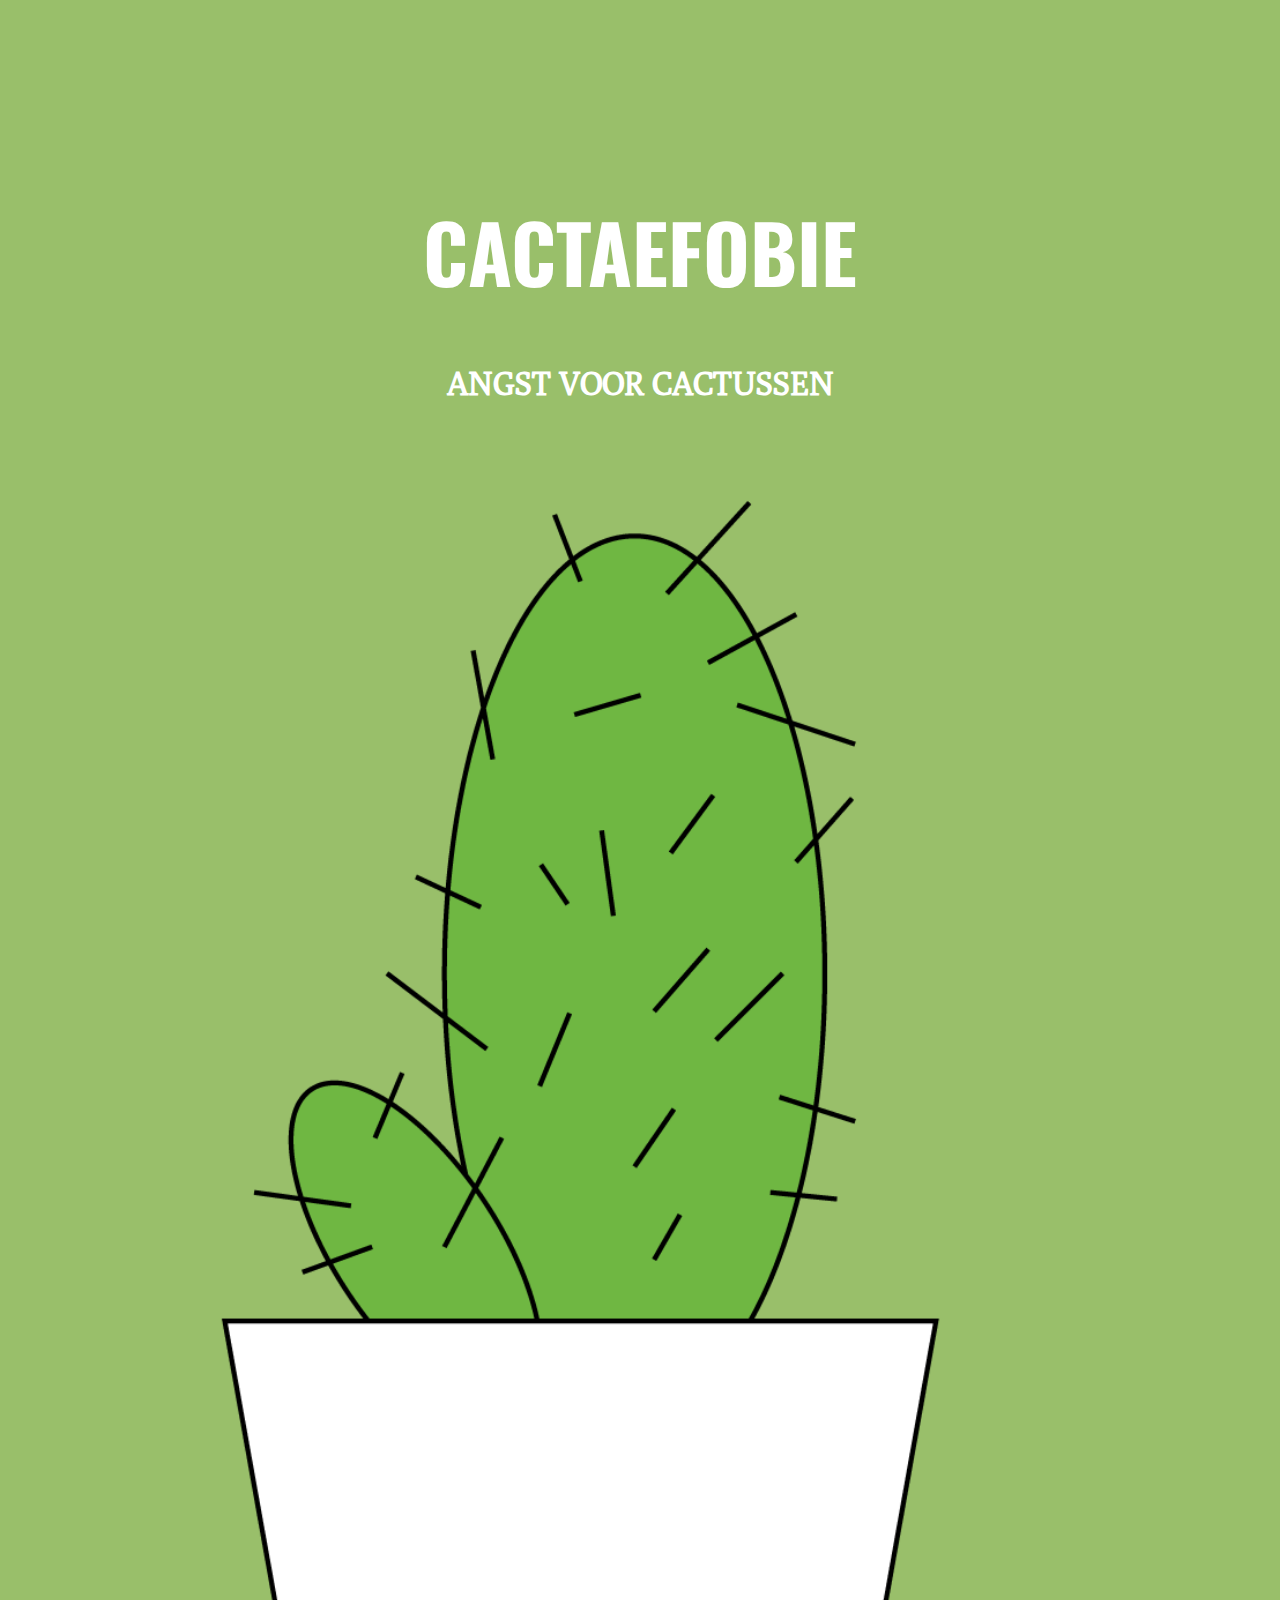
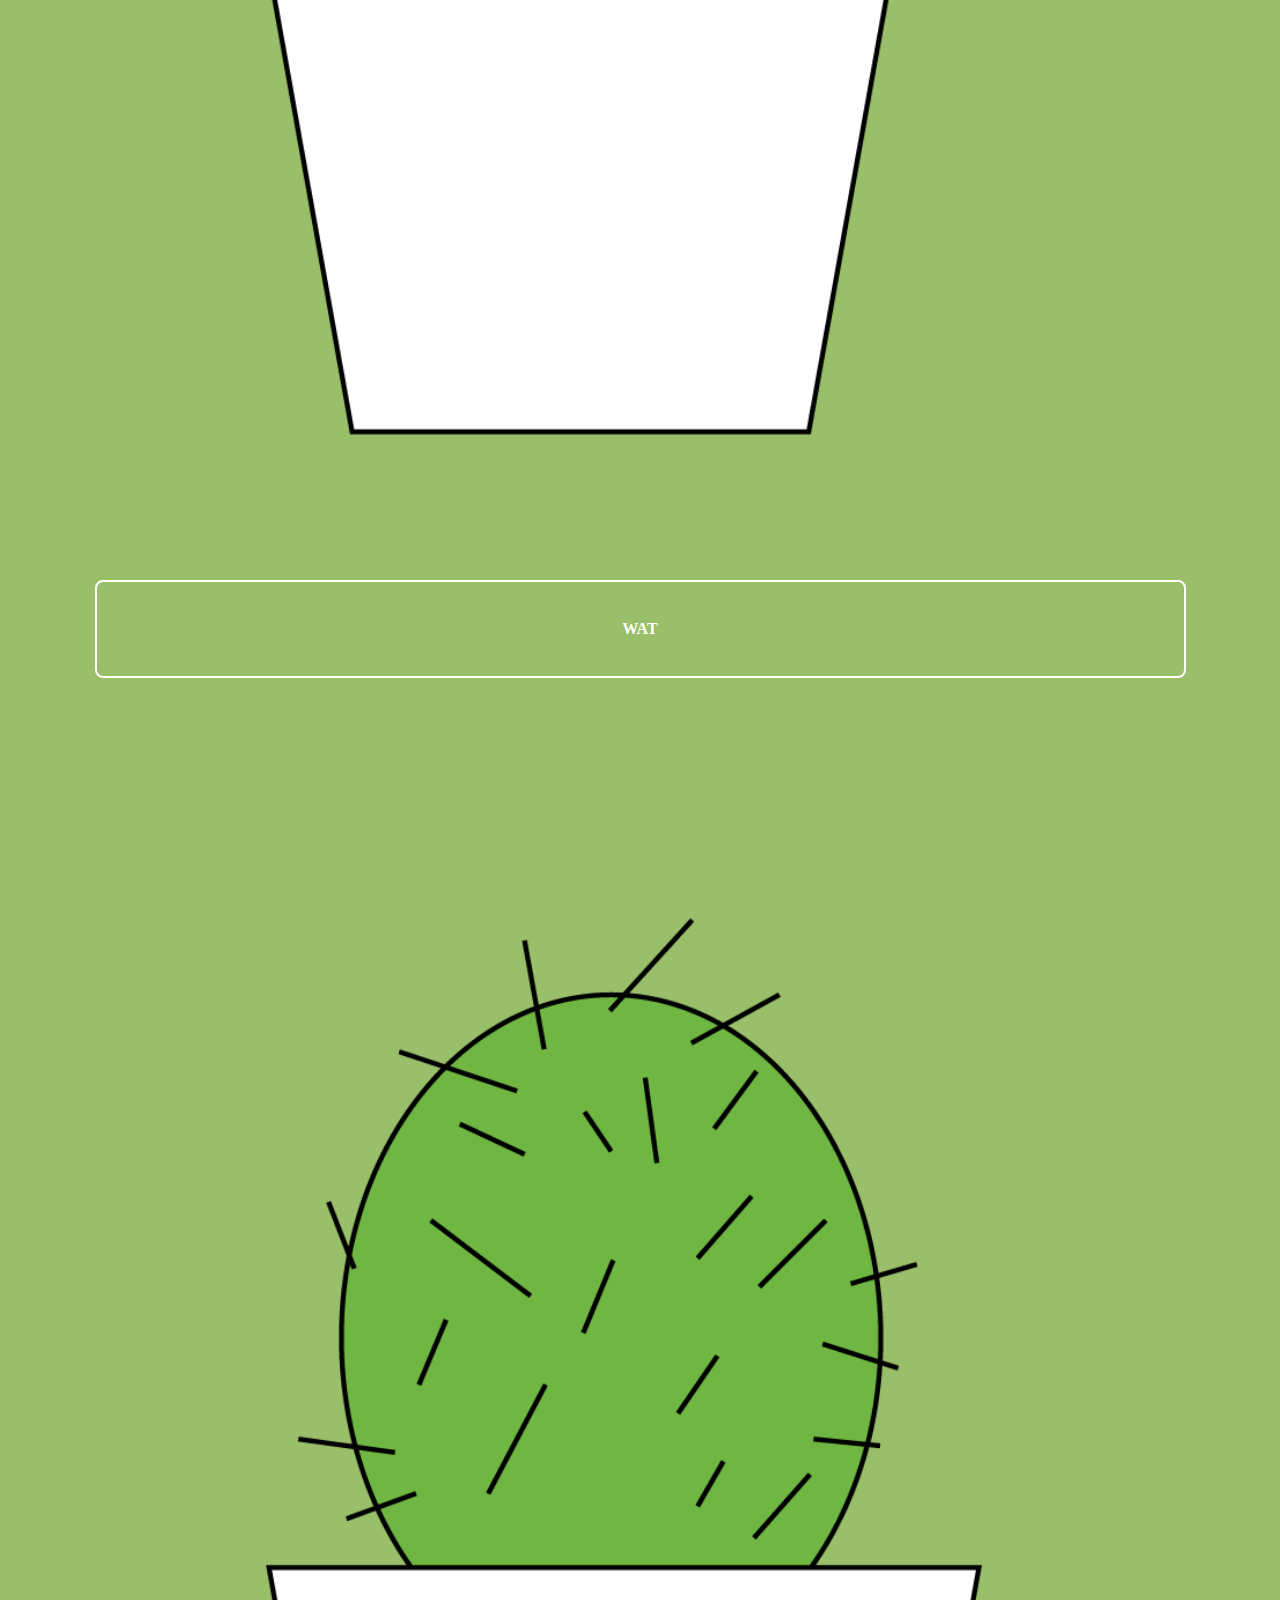
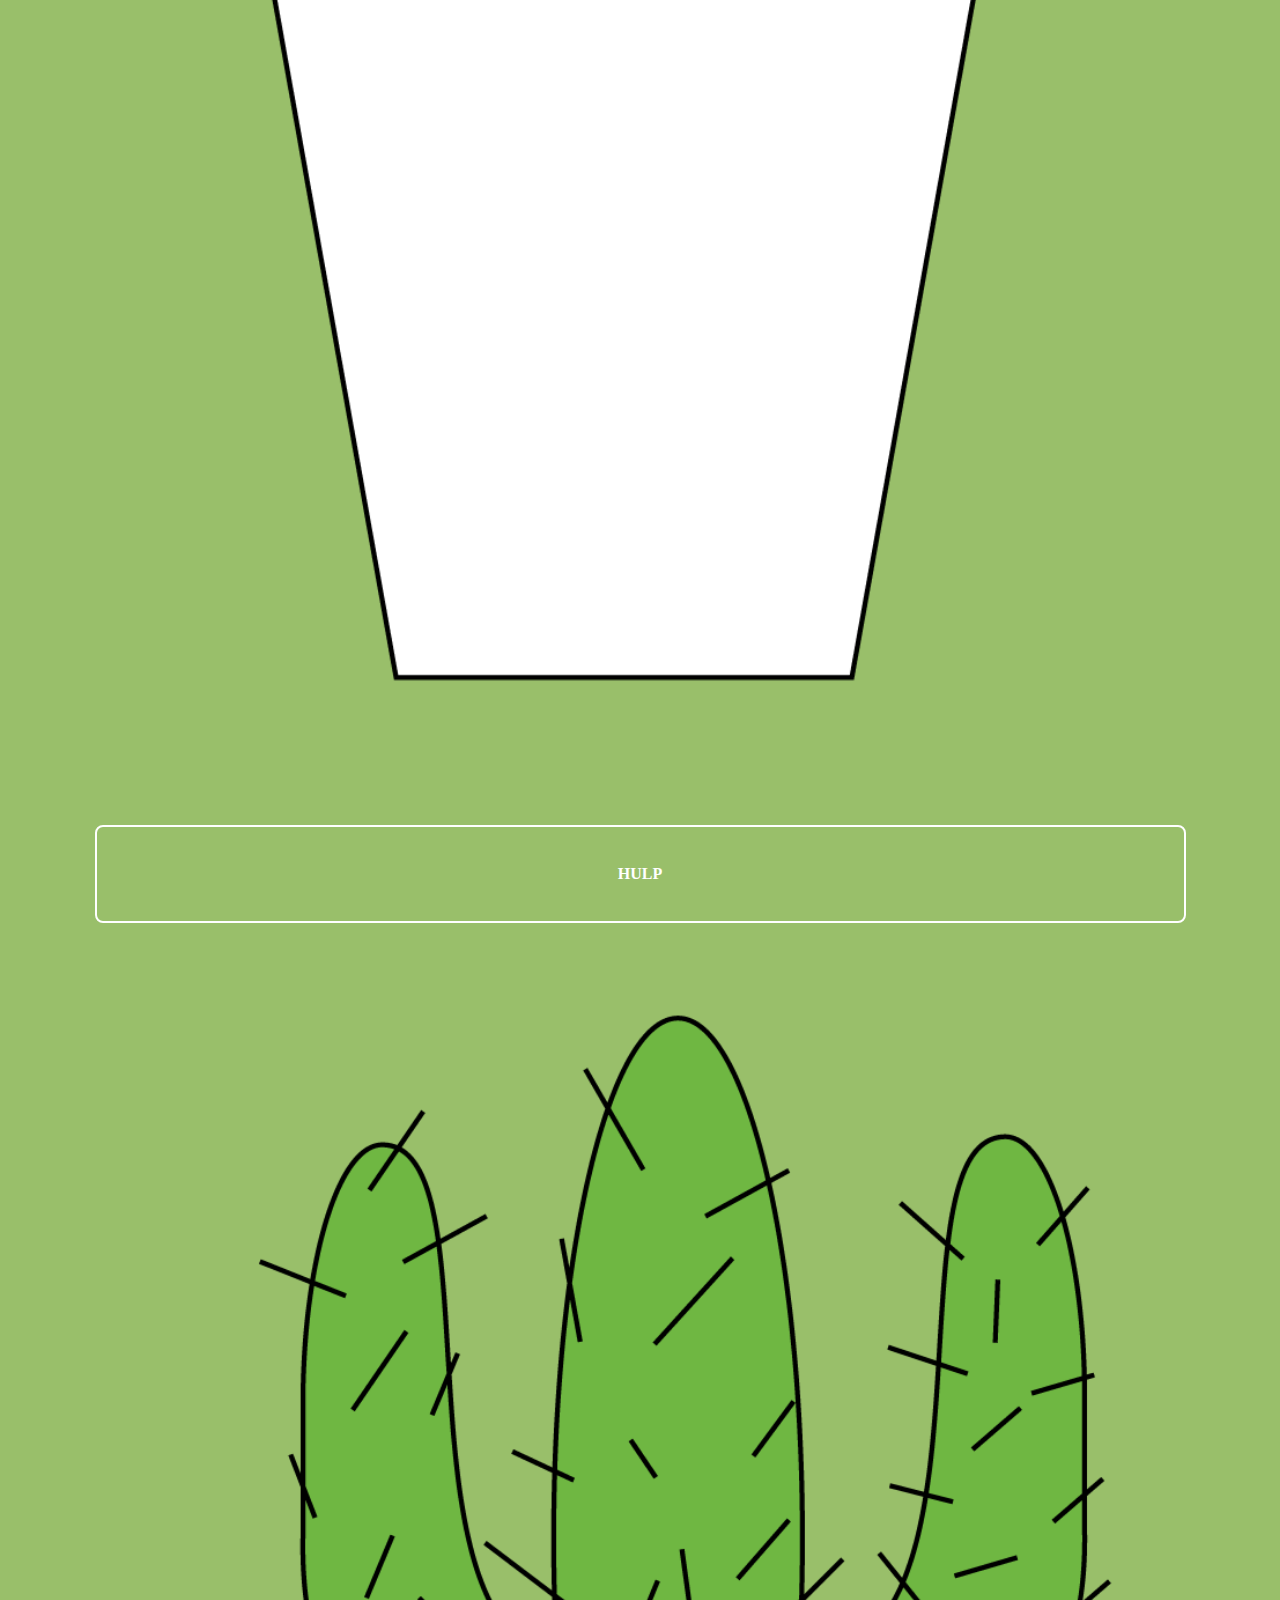
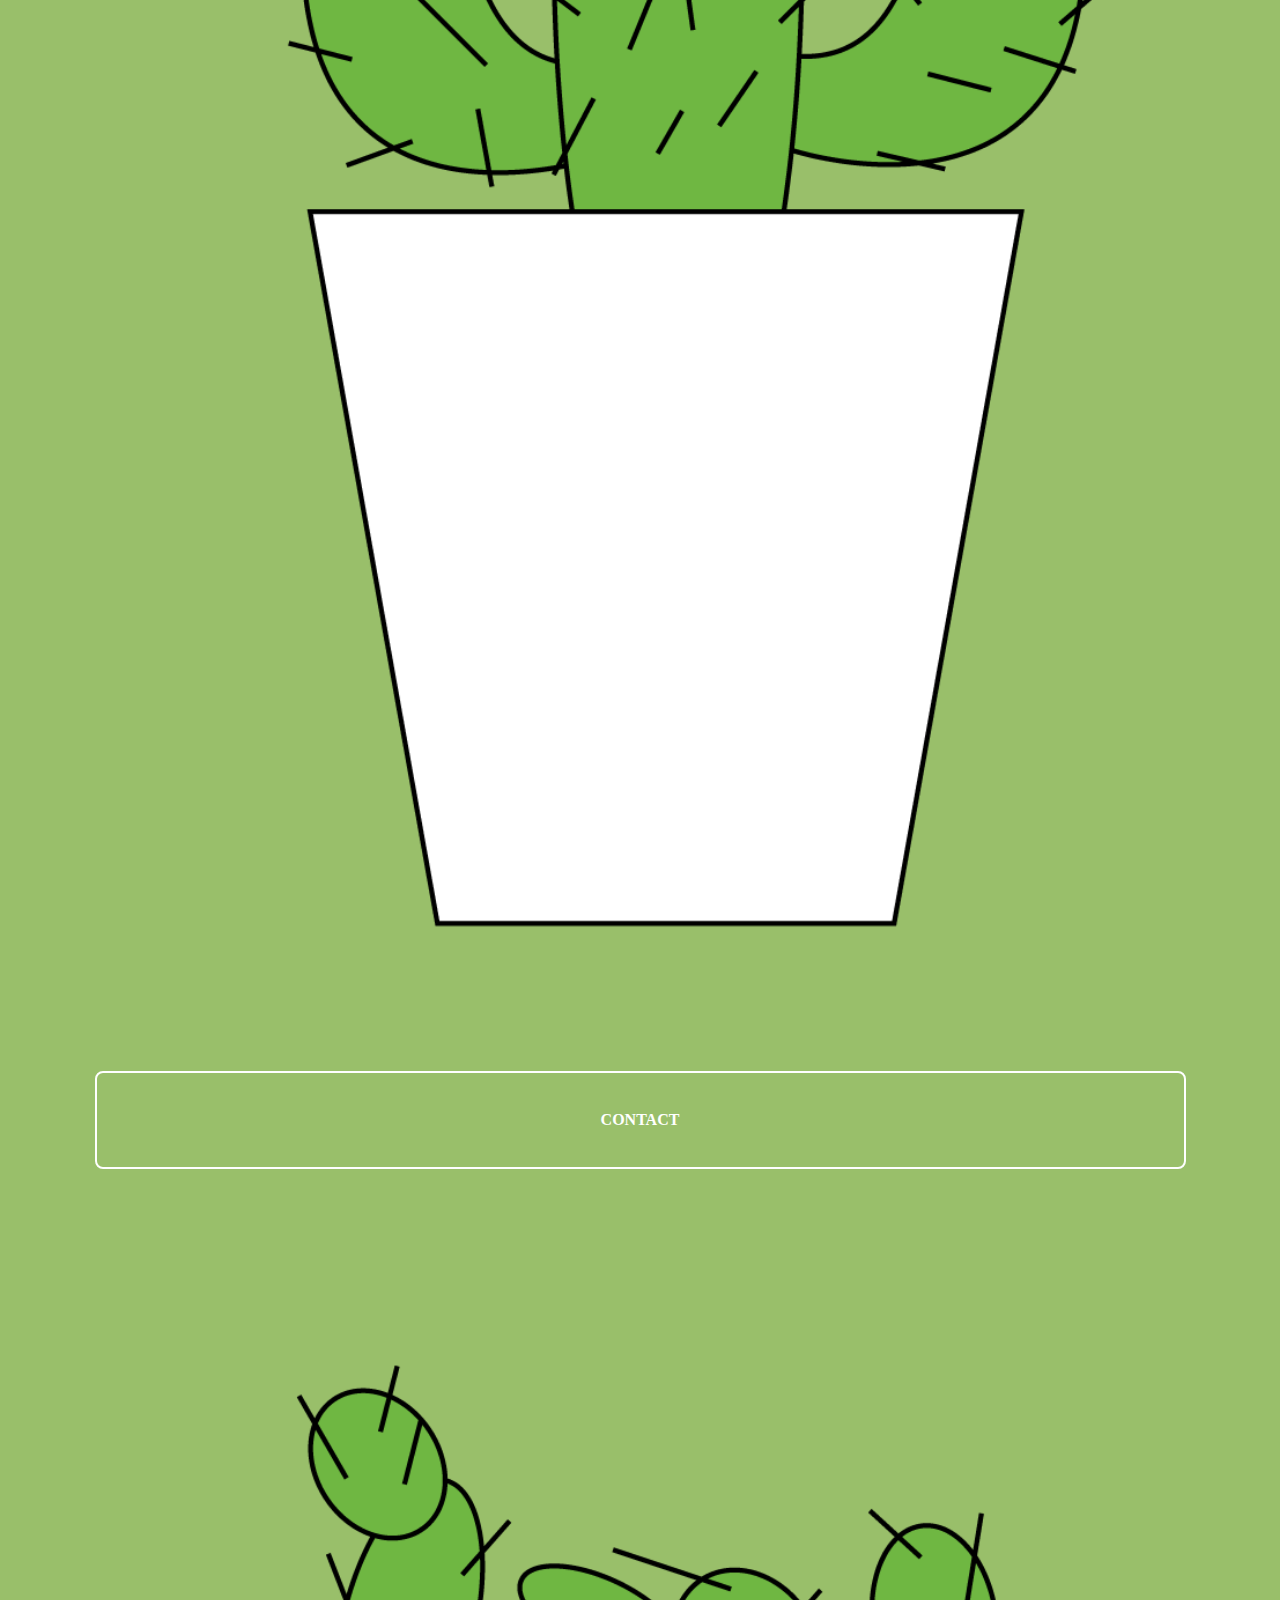
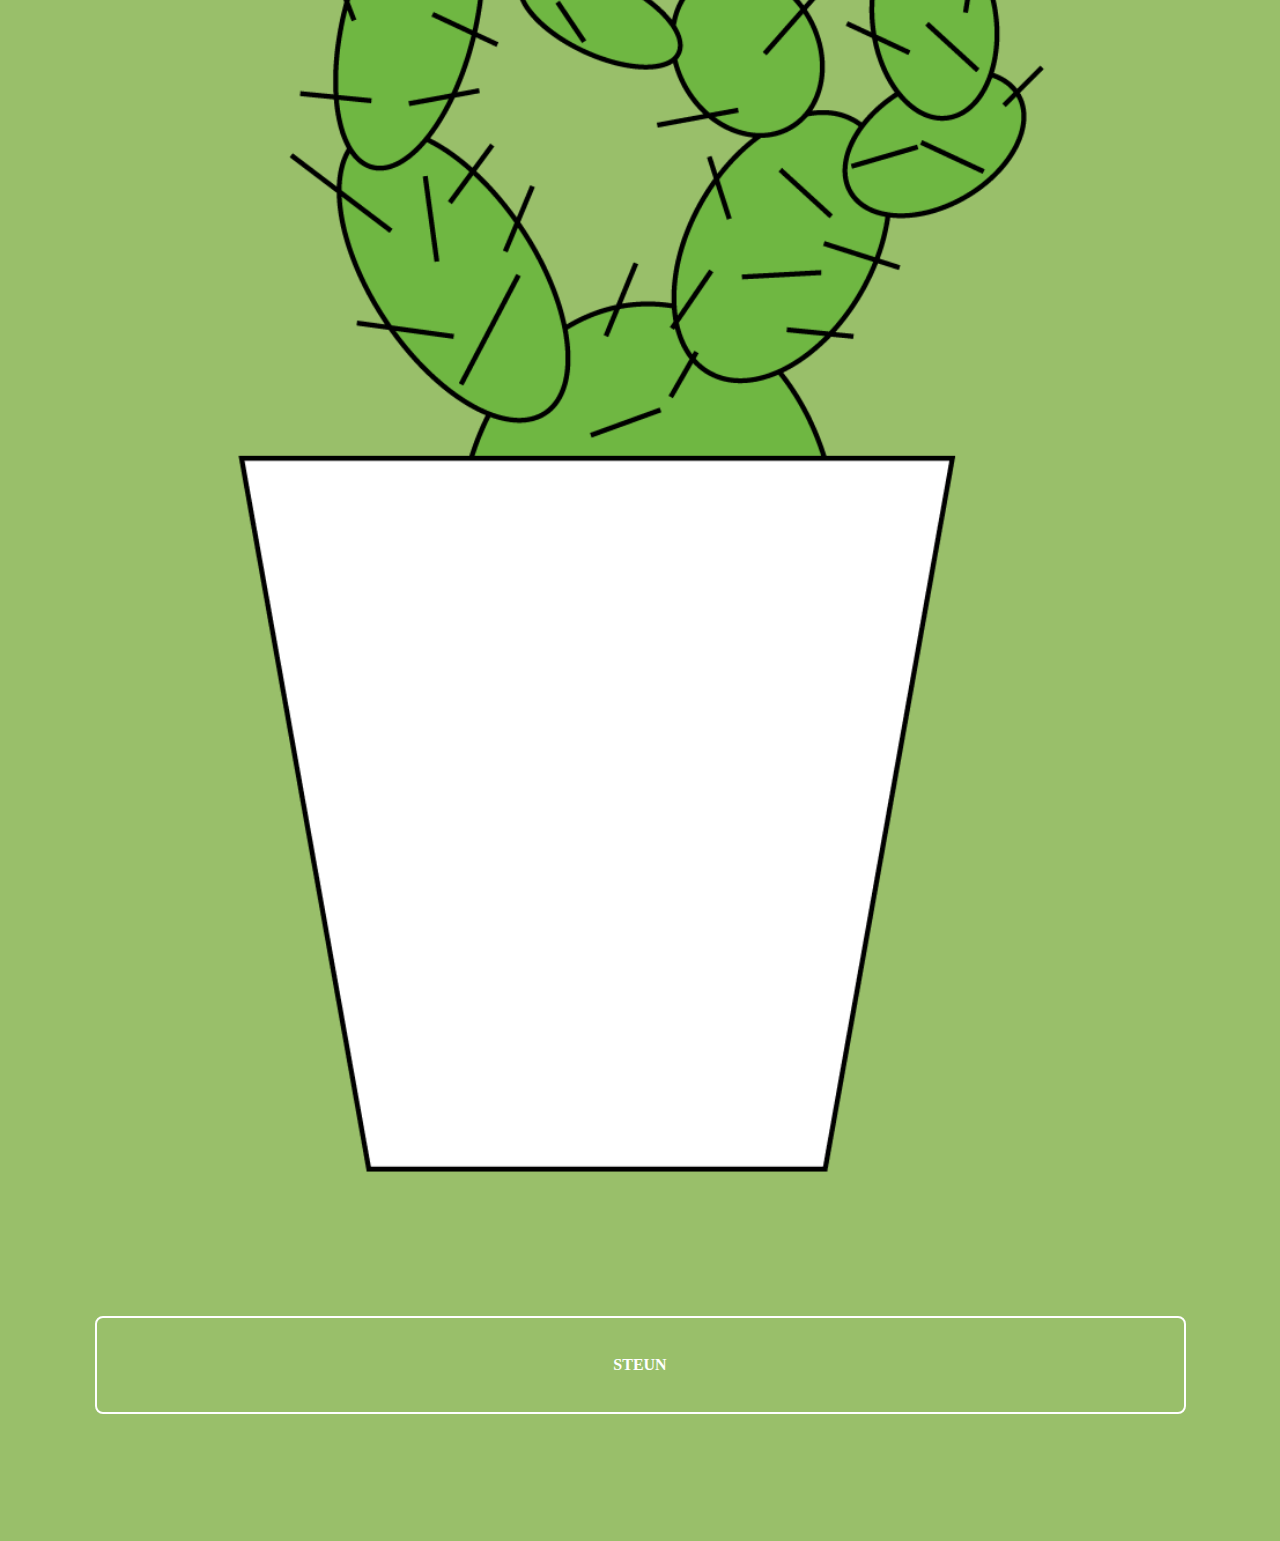
<file: index.html>
<!DOCTYPE html>
<html lang="en">

<head>
    <!-- Required meta tags -->
    <meta charset="UTF-8">
    <meta name="viewport" content="width=device-width, initial-scale=1.0">
    <meta http-equiv="X-UA-Compatible" content="ie=edge">


    <!-- bootstrap 4 css -->
    <link rel="stylesheet" href="https://stackpath.bootstrapcdn.com/bootstrap/4.1.3/css/bootstrap.min.css" integrity="sha384-MCw98/SFnGE8fJT3GXwEOngsV7Zt27NXFoaoApmYm81iuXoPkFOJwJ8ERdknLPMO"
        crossorigin="anonymous">

    <!-- TYPO -->
    <link href="https://fonts.googleapis.com/css?family=Lato:300,400,700,900|Oswald:400,500,600,700" rel="stylesheet">
    <link href="https://fonts.googleapis.com/css?family=Poly" rel="stylesheet">

    <!-- custom css -->
    <link href="https://fonts.googleapis.com/css?family=Oswald:400,700|Raleway" rel="stylesheet">
    <link href="https://fonts.googleapis.com/css?family=Mali:500" rel="stylesheet">
    <link href="css/style.css" rel="stylesheet" type="text/css">



    <title>Cactaefobie</title>

</head>

<body class="homepage">

    <div class="container pagina1">
        <div class="row titelrij">
            <!-- Titel -->
            <div class="col-md-12">
                <h1>CACTAEFOBIE</h1>
                <h2>ANGST VOOR CACTUSSEN</h2>
            </div>
        </div>
        <div class="row cactusrij">
            <!-- Cactussen ill -->

            <div class="col-sm-6 col-md-2 offset-md-2 cactussen">
                <img src="images/cactus1.png" class="img-fluid" alt="cactus1">
                <a class="bttn" href="wat.html">WAT</a>
            </div>

            <div class="col-sm-6 col-md-2 cactussen">
                <img src="images/cactus2.png" class="img-fluid" alt="cactus2">
                <a class="bttn" href="help.html">HULP</a>
            </div>

            <div class="col-sm-6 col-md-2 cactussen">
                <img src="images/cactus3.png" class="img-fluid" alt="cactus3">
                <a class="bttn" href="contact.html">CONTACT</a>
            </div>

            <div class="col-sm-6 col-md-2 cactussen">
                <img src="images/cactus4.png" class="img-fluid" alt="cactus4">
                <a class="bttn" href="steun.html">STEUN</a>
            </div>


        </div>




</body>

</html>
</file>
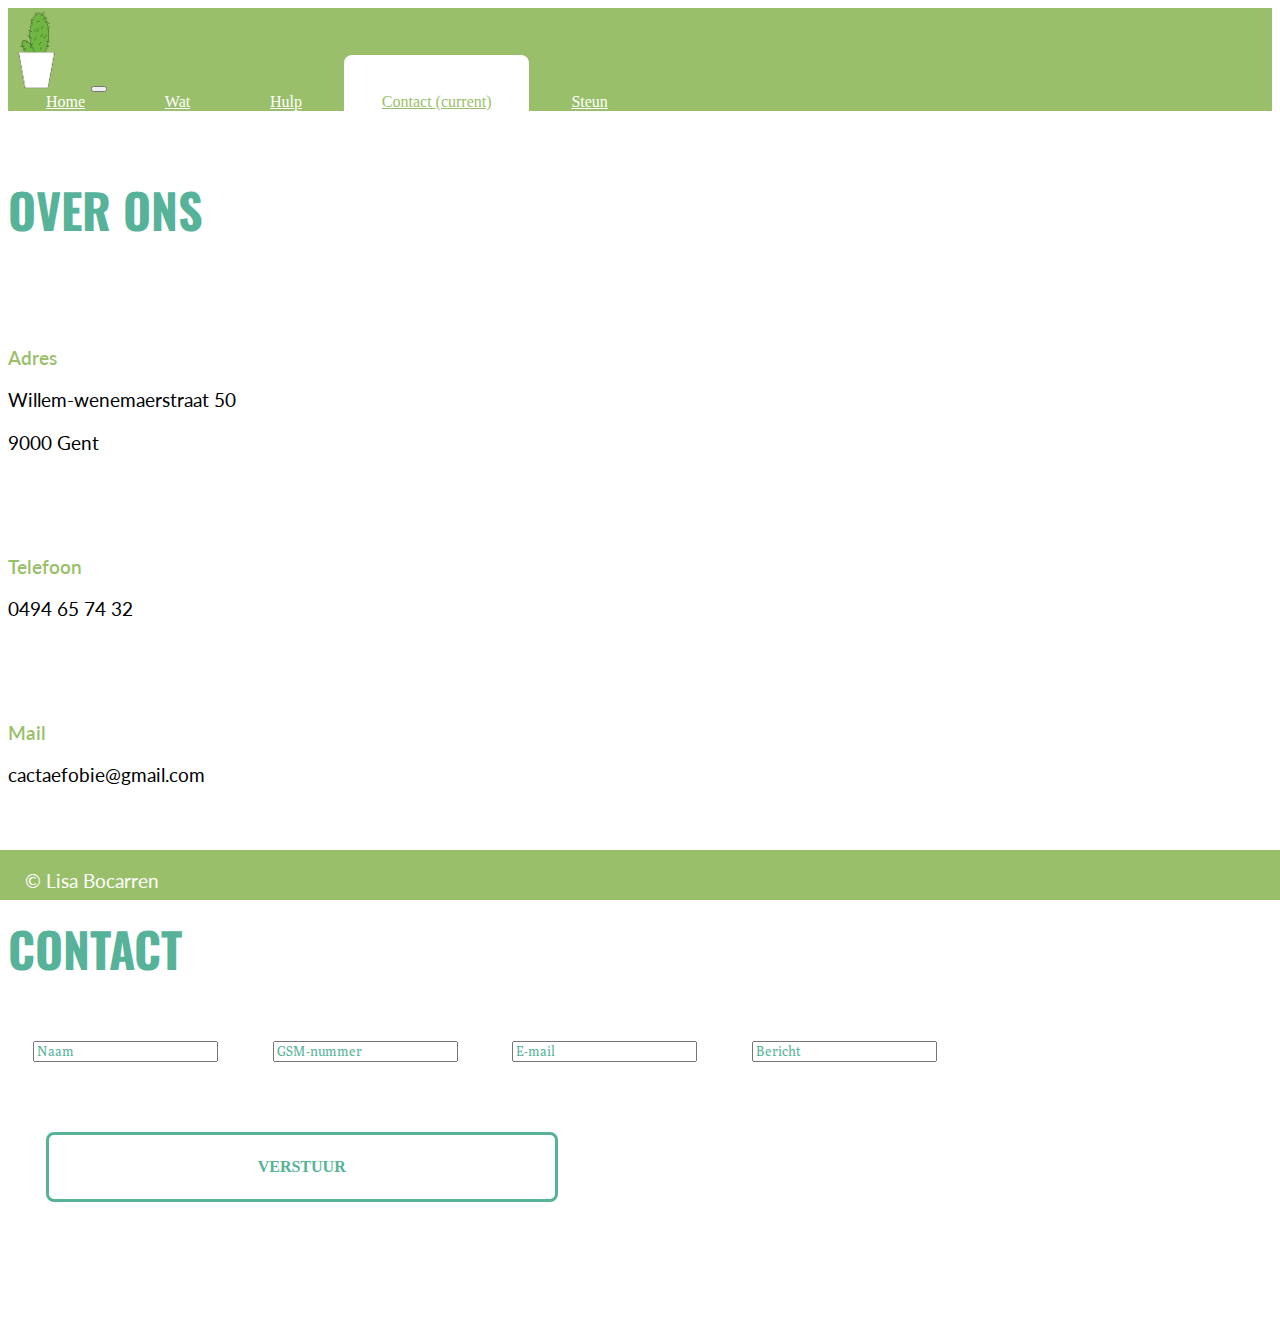
<file: contact.html>
<!DOCTYPE html>
<html lang="en">

<head>
  <!-- Required meta tags -->
  <meta charset="UTF-8">
  <meta name="viewport" content="width=device-width, initial-scale=1.0">
  <meta http-equiv="X-UA-Compatible" content="ie=edge">


  <!-- bootstrap 4 css -->
  <link rel="stylesheet" href="https://stackpath.bootstrapcdn.com/bootstrap/4.1.3/css/bootstrap.min.css" integrity="sha384-MCw98/SFnGE8fJT3GXwEOngsV7Zt27NXFoaoApmYm81iuXoPkFOJwJ8ERdknLPMO"
    crossorigin="anonymous">
  <script src="https://code.jquery.com/jquery-3.3.1.slim.min.js" integrity="sha384-q8i/X+965DzO0rT7abK41JStQIAqVgRVzpbzo5smXKp4YfRvH+8abtTE1Pi6jizo"
    crossorigin="anonymous"></script>
  <script src="https://cdnjs.cloudflare.com/ajax/libs/popper.js/1.14.3/umd/popper.min.js" integrity="sha384-ZMP7rVo3mIykV+2+9J3UJ46jBk0WLaUAdn689aCwoqbBJiSnjAK/l8WvCWPIPm49"
    crossorigin="anonymous"></script>
  <script src="https://stackpath.bootstrapcdn.com/bootstrap/4.1.3/js/bootstrap.min.js" integrity="sha384-ChfqqxuZUCnJSK3+MXmPNIyE6ZbWh2IMqE241rYiqJxyMiZ6OW/JmZQ5stwEULTy"
    crossorigin="anonymous"></script>


  <!-- TYPO -->
  <link href="https://fonts.googleapis.com/css?family=Lato:300,400,700,900|Oswald:400,500,600,700" rel="stylesheet">
  <link href="https://fonts.googleapis.com/css?family=Poly" rel="stylesheet">
  <!-- custom css -->
  <link href="https://fonts.googleapis.com/css?family=Oswald:400,700|Raleway" rel="stylesheet">
  <link href="https://fonts.googleapis.com/css?family=Mali:500" rel="stylesheet">
  <link href="css/style.css" rel="stylesheet" type="text/css">



  <title>Cactaefobie</title>

</head>

<body>




  <nav class="navbar navbar-expand-lg navbar-light bg-light">
    <img class="navbar-brand" src="images/cactus1.png" alt="logo">
    <button class="navbar-toggler" type="button" data-toggle="collapse" data-target="#navbarNavAltMarkup" aria-controls="navbarNavAltMarkup"
      aria-expanded="false" aria-label="Toggle navigation">
      <span class="navbar-toggler-icon"></span>
    </button>
    <div class="collapse navbar-collapse" id="navbarNavAltMarkup">
      <div class="navbar-nav">
        <a class="nav-item nav-link " href="index.html">Home</a>
        <a class="nav-item nav-link" href="wat.html">Wat</a>
        <a class="nav-item nav-link" href="help.html">Hulp</a>
        <a class="nav-item nav-link active" href="contact.html">Contact <span class="sr-only">(current)</span></a>
        <a class="nav-item nav-link" href="steun.html">Steun</a>
      </div>
    </div>
  </nav>


  <div class="container pagina4">
    <div class="row overonsrij">

      <div class="col-md-4 overons">
        <h1>OVER ONS</h1>

        <p class="strong">
          Adres
        </p>
        <p>
          Willem-wenemaerstraat 50
        </p>

        <p>
          9000 Gent
        </p>
        <p class="strong">
          Telefoon
        </p>
        <p>
          0494 65 74 32
        </p>
        <p class="strong">
          Mail
        </p>
        <p>
          cactaefobie@gmail.com
        </p>


      </div>

      <div class="col-md-8">

        <h1>CONTACT</h1>
        <form>
          <div class="form-group">

            <input type="NAAM" class="form-control" id="NAAM" aria-describedby="NAAM" placeholder="Naam">

            <input type="NUMMER" class="form-control" id="GSM-nummer" aria-describedby="GSM-nummer" placeholder="GSM-nummer">

            <input type="MAIL" class="form-control" id="E-mail" aria-describedby="NAAM" placeholder="E-mail">

            <input type="BERICHT" class="form-control" id="Bericht" aria-describedby="NAAM" placeholder="Bericht">


            <a class="bttn" href="#">VERSTUUR</a>
        </form>
      </div>





    </div>


    <footer class="foeter">
      <p class="linkerkant">
        © Lisa Bocarren
      </p>
    </footer>

</body>


</html>
</file>
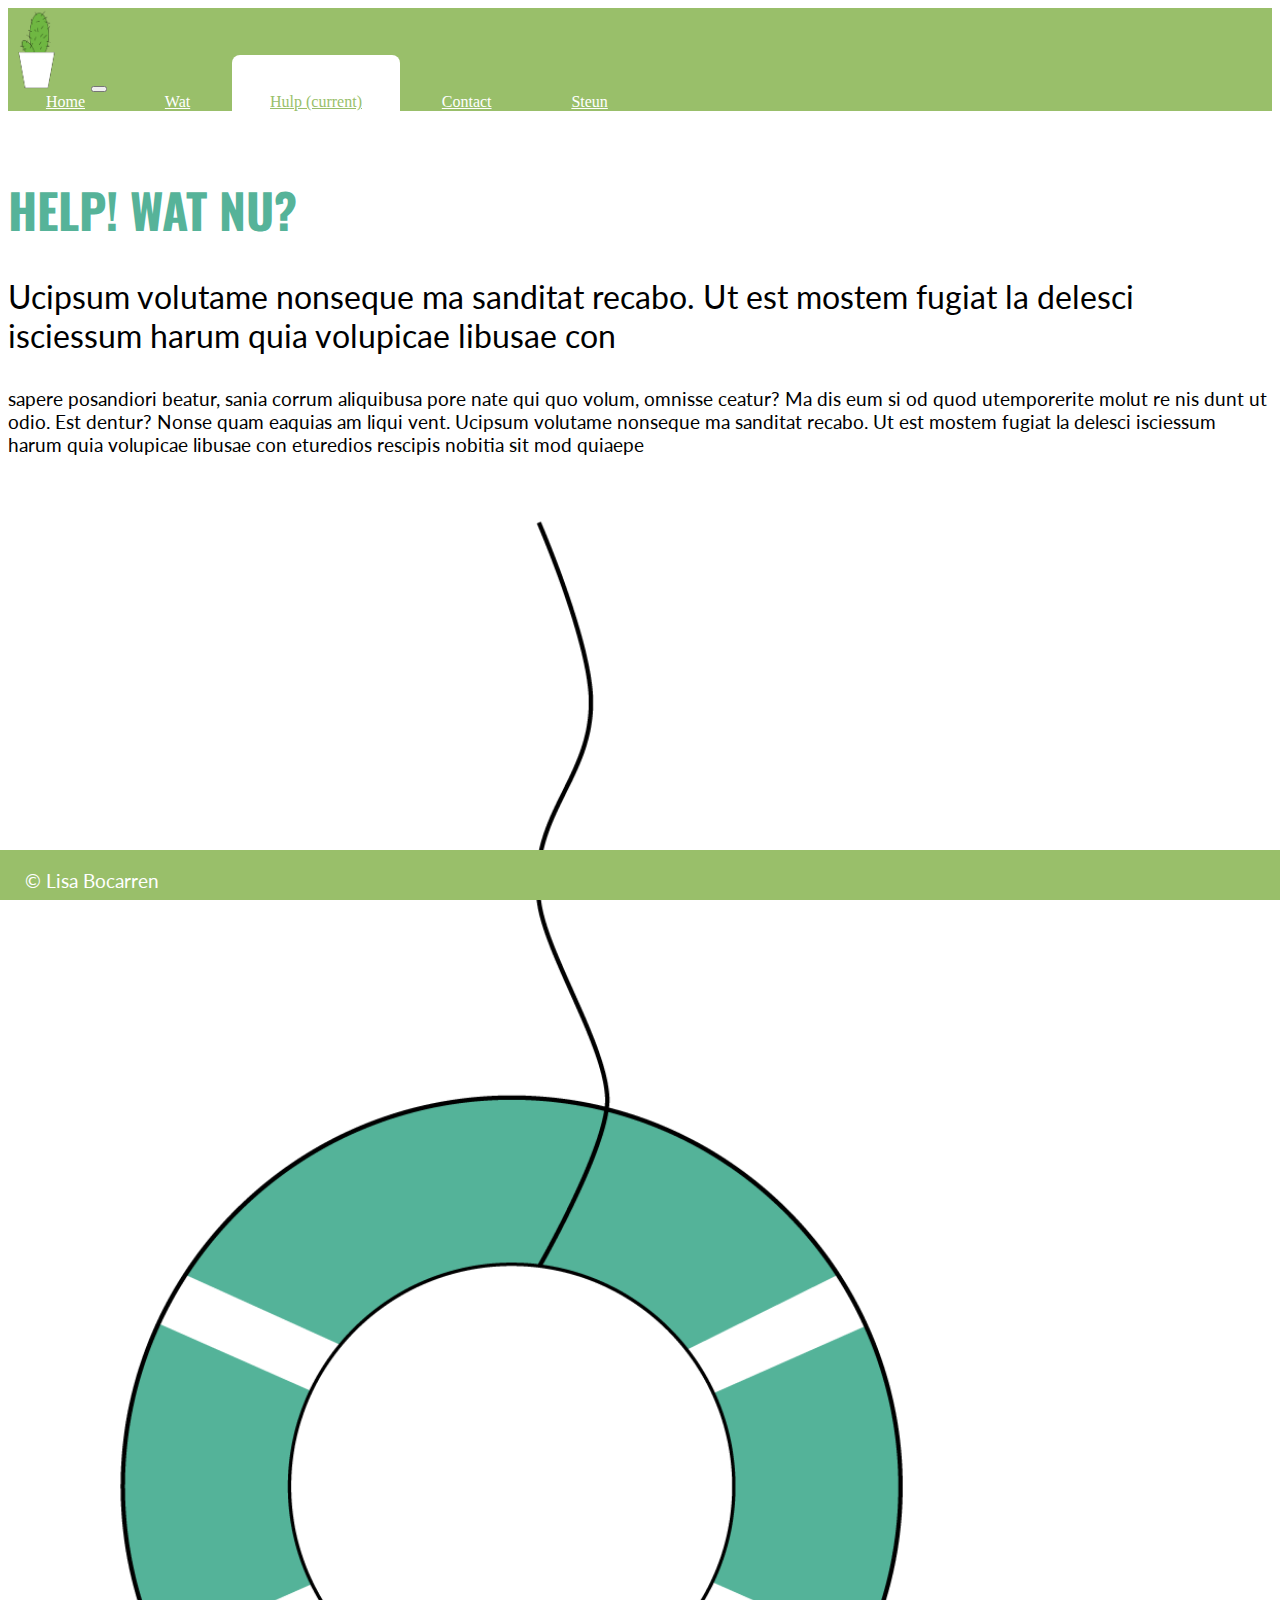
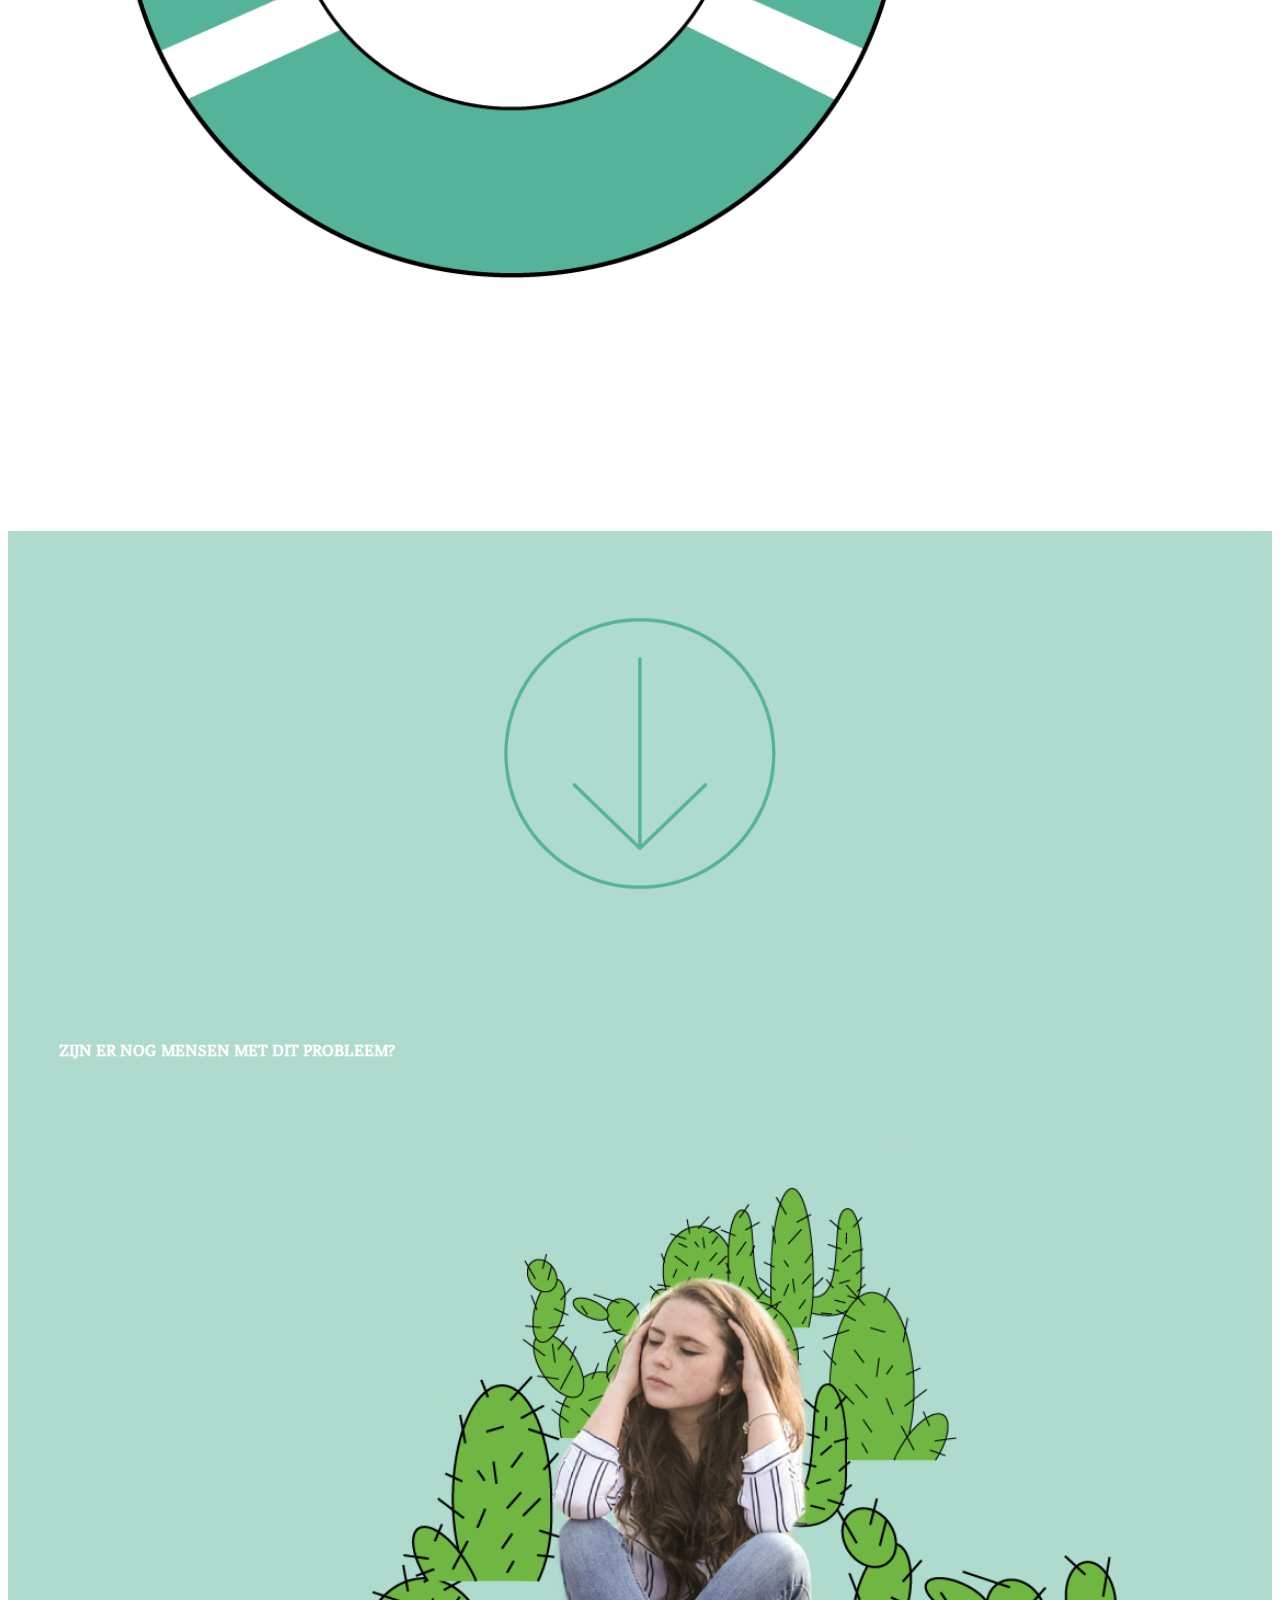
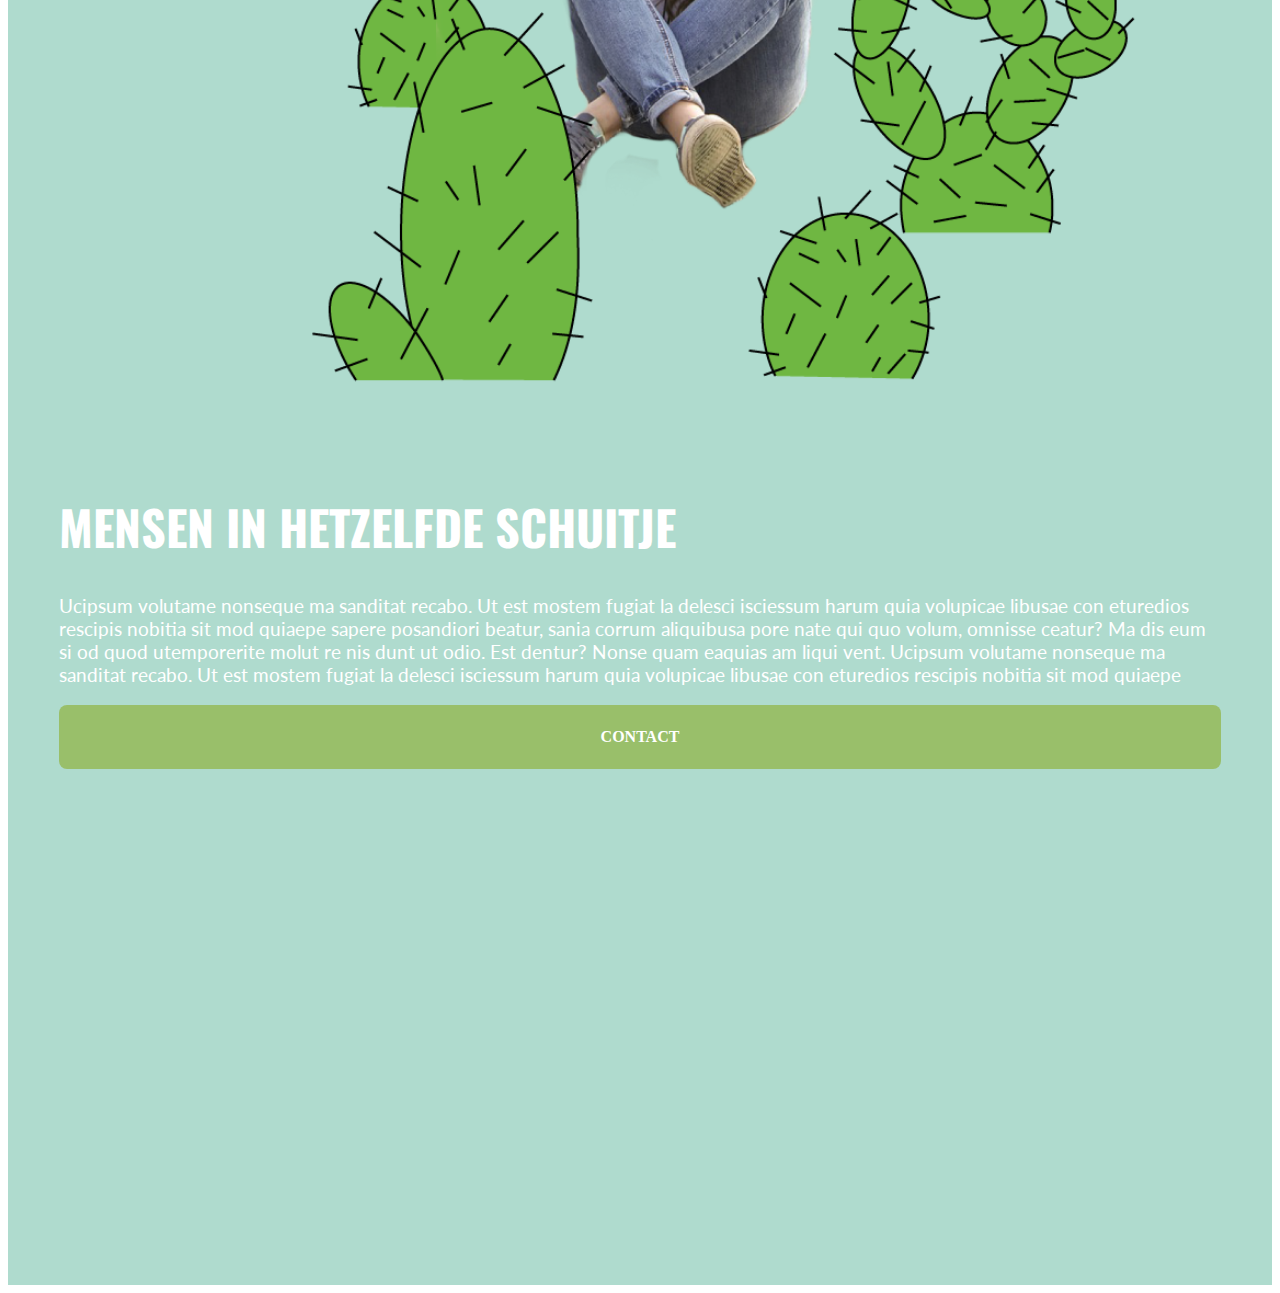
<file: help.html>
<!DOCTYPE html>
<html lang="en">

<head>
  <!-- Required meta tags -->
  <meta charset="UTF-8">
  <meta name="viewport" content="width=device-width, initial-scale=1.0">
  <meta http-equiv="X-UA-Compatible" content="ie=edge">


  <!-- bootstrap 4 css -->
  <link rel="stylesheet" href="https://stackpath.bootstrapcdn.com/bootstrap/4.1.3/css/bootstrap.min.css" integrity="sha384-MCw98/SFnGE8fJT3GXwEOngsV7Zt27NXFoaoApmYm81iuXoPkFOJwJ8ERdknLPMO"
    crossorigin="anonymous">
  <script src="https://code.jquery.com/jquery-3.3.1.slim.min.js" integrity="sha384-q8i/X+965DzO0rT7abK41JStQIAqVgRVzpbzo5smXKp4YfRvH+8abtTE1Pi6jizo"
    crossorigin="anonymous"></script>
  <script src="https://cdnjs.cloudflare.com/ajax/libs/popper.js/1.14.3/umd/popper.min.js" integrity="sha384-ZMP7rVo3mIykV+2+9J3UJ46jBk0WLaUAdn689aCwoqbBJiSnjAK/l8WvCWPIPm49"
    crossorigin="anonymous"></script>
  <script src="https://stackpath.bootstrapcdn.com/bootstrap/4.1.3/js/bootstrap.min.js" integrity="sha384-ChfqqxuZUCnJSK3+MXmPNIyE6ZbWh2IMqE241rYiqJxyMiZ6OW/JmZQ5stwEULTy"
    crossorigin="anonymous"></script>


  <!-- TYPO -->
  <link href="https://fonts.googleapis.com/css?family=Lato:300,400,700,900|Oswald:400,500,600,700" rel="stylesheet">
  <link href="https://fonts.googleapis.com/css?family=Poly" rel="stylesheet">
  <!-- custom css -->
  <link href="https://fonts.googleapis.com/css?family=Oswald:400,700|Raleway" rel="stylesheet">
  <link href="https://fonts.googleapis.com/css?family=Mali:500" rel="stylesheet">
  <link href="css/style.css" rel="stylesheet" type="text/css">

  <!--animate-->
  <link rel="stylesheet" href="css/animate.min.css">




  <title>Cactaefobie</title>

</head>

<body>


  <nav class="navbar navbar-expand-lg navbar-light bg-light">
    <img class="navbar-brand" src="images/cactus1.png" alt="logo">
    <button class="navbar-toggler" type="button" data-toggle="collapse" data-target="#navbarNavAltMarkup" aria-controls="navbarNavAltMarkup"
      aria-expanded="false" aria-label="Toggle navigation">
      <span class="navbar-toggler-icon"></span>
    </button>
    <div class="collapse navbar-collapse" id="navbarNavAltMarkup">
      <div class="navbar-nav">
        <a class="nav-item nav-link " href="index.html">Home</a>
        <a class="nav-item nav-link" href="wat.html">Wat</a>
        <a class="nav-item nav-link active" href="help.html">Hulp <span class="sr-only">(current)</span></a>
        <a class="nav-item nav-link" href="contact.html">Contact</a>
        <a class="nav-item nav-link" href="steun.html">Steun</a>
      </div>
    </div>
  </nav>

  <div class="container pagina3">
    <div class="row">

      <div class="col-md-7">

        <h1 class="h1blauw">
          HELP! WAT NU?
        </h1>

        <p class="big">
          Ucipsum volutame nonseque ma sanditat recabo. Ut est mostem fugiat la delesci isciessum harum quia
          volupicae libusae con 
        </p>
        <p>
          sapere posandiori beatur, sania corrum
          aliquibusa pore nate qui quo volum, omnisse ceatur? Ma dis eum si od quod utemporerite
          molut re nis dunt ut odio. Est dentur? Nonse
          quam eaquias am liqui vent.


          Ucipsum volutame nonseque ma sanditat recabo. Ut est mostem fugiat la delesci isciessum harum quia volupicae
          libusae con eturedios rescipis nobitia sit mod quiaepe

        </p>
      </div>


      <div class="col-md-4">
        <img src="images/band.png" class="band" alt="band">

      </div>
    </div>


    <div class="container-fluid blauw">
      <div class="row pijltjeblauw">
        <div class="col-md-3 offset-md-4">
          <img src="images/pijlblauw.png" class="pijlblauw animated bounce infinite" alt="vraagtaken">
        </div>
        <div class="col-md-3">
          <h2>ZIJN ER NOG MENSEN MET DIT PROBLEEM?</h2>
        </div>
      </div>


      <div class="row girlrij">

        <div class="col-md-6">

          <img src="images/girl.png" class="girl" alt="girl">

        </div>

        <div class="col-md-6">
          <h1>
            MENSEN IN HETZELFDE SCHUITJE
          </h1>
          <p>

            Ucipsum volutame nonseque ma sanditat recabo. Ut est mostem fugiat la delesci isciessum harum quia
            volupicae
            libusae con eturedios rescipis nobitia sit mod quiaepe

            sapere posandiori beatur, sania corrum
            aliquibusa pore nate qui quo volum, omnisse ceatur? Ma dis eum si od quod utemporerite
            molut re nis dunt ut odio. Est dentur? Nonse
            quam eaquias am liqui vent.

            Ucipsum volutame nonseque ma sanditat recabo. Ut est mostem fugiat la delesci isciessum harum quia
            volupicae
            libusae con eturedios rescipis nobitia sit mod quiaepe
          </p>

        </div>

      </div>

      <div class="row buttonrij">
        <div class="col-md-3 offset-md-9">
          <a class="bttn" href="contact.html">CONTACT</a>
        </div>
      </div>

    </div>



    <footer class="foeter">
      <p class="linkerkant">
        © Lisa Bocarren
      </p>
    </footer>

</body>



</html>
</file>
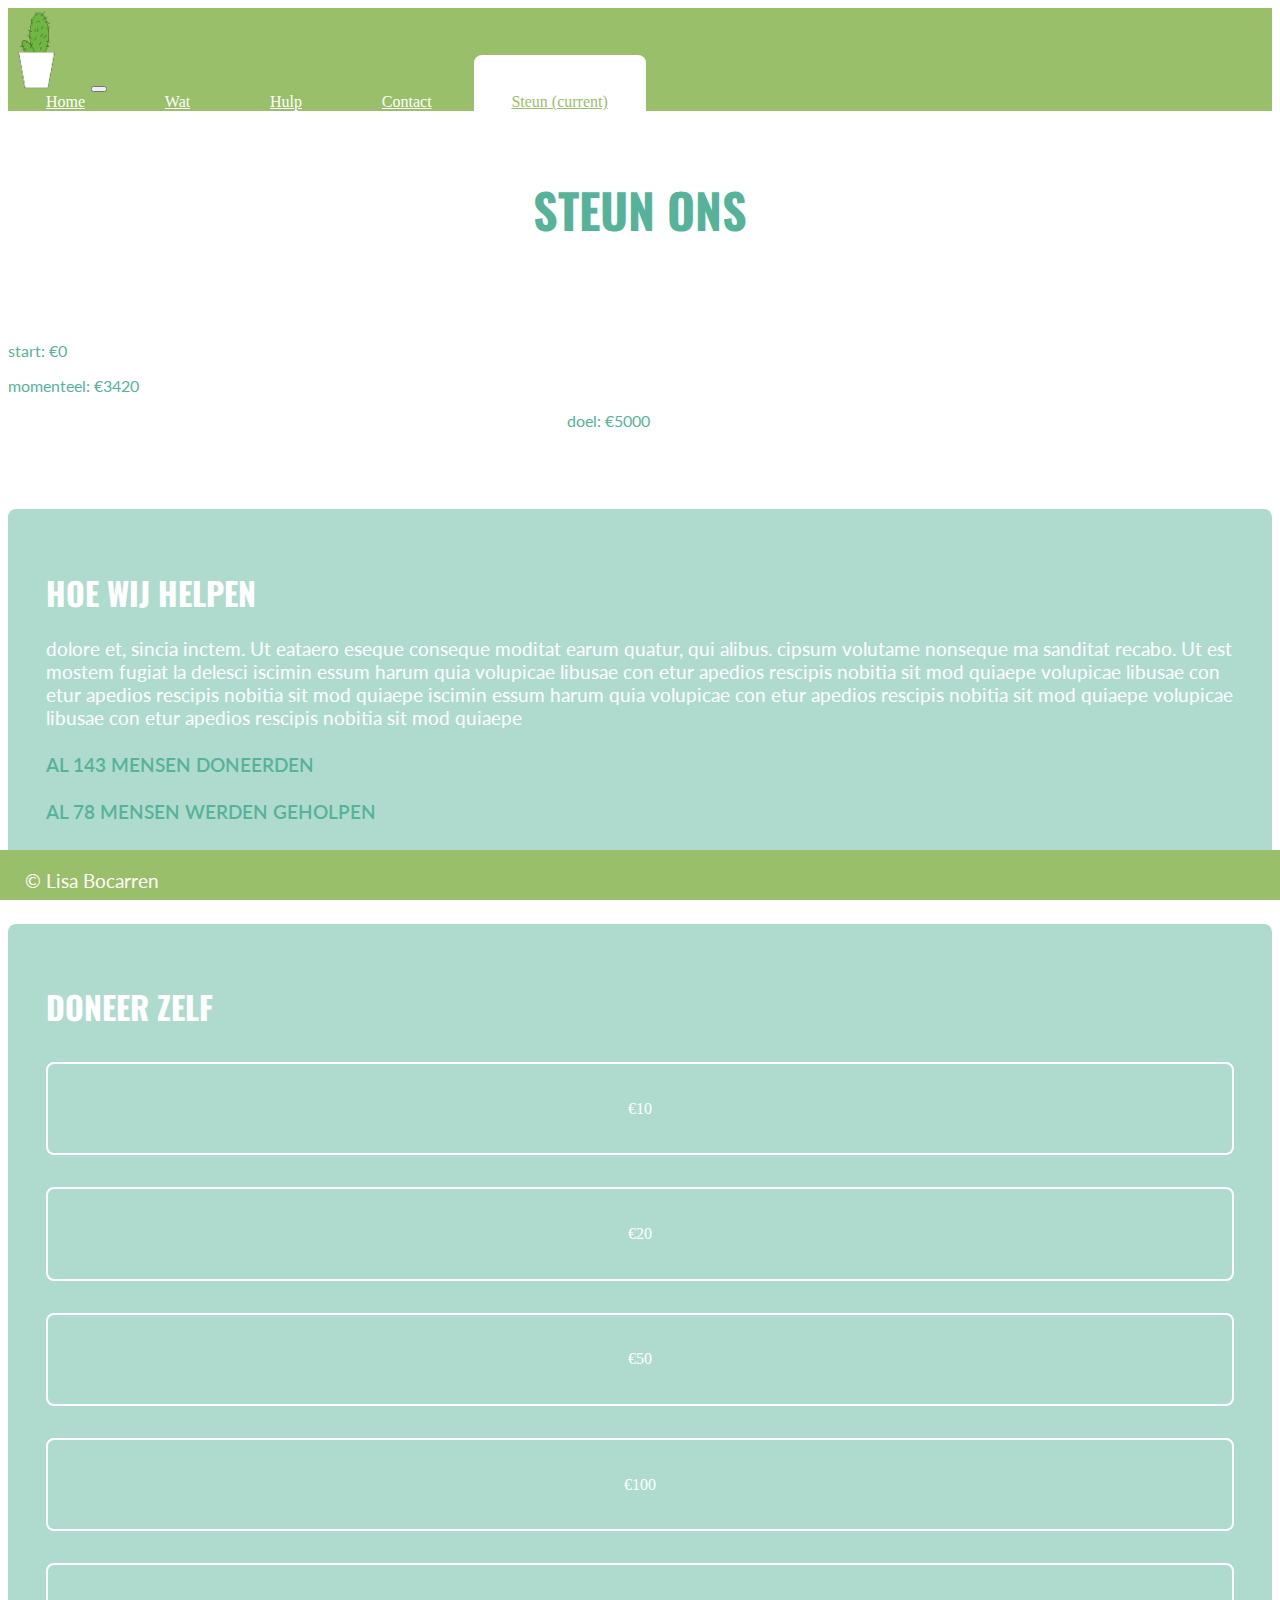
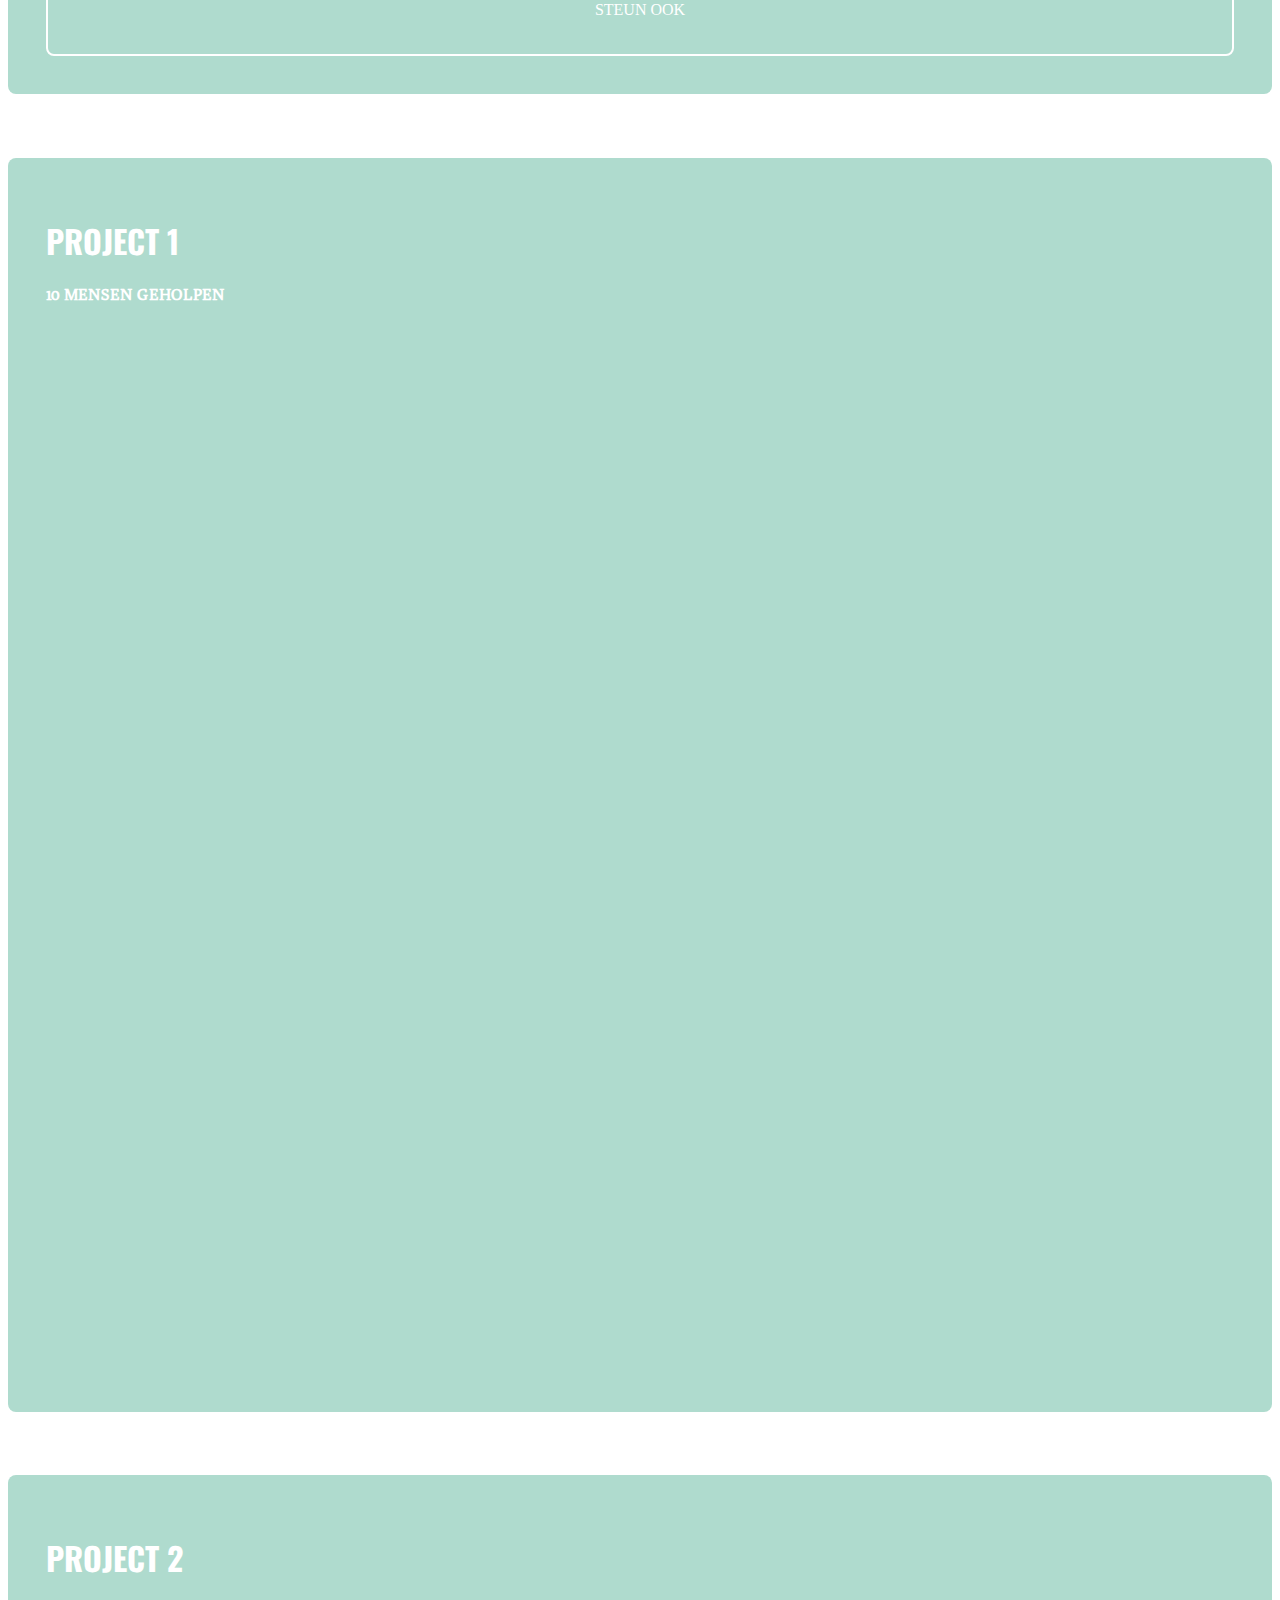
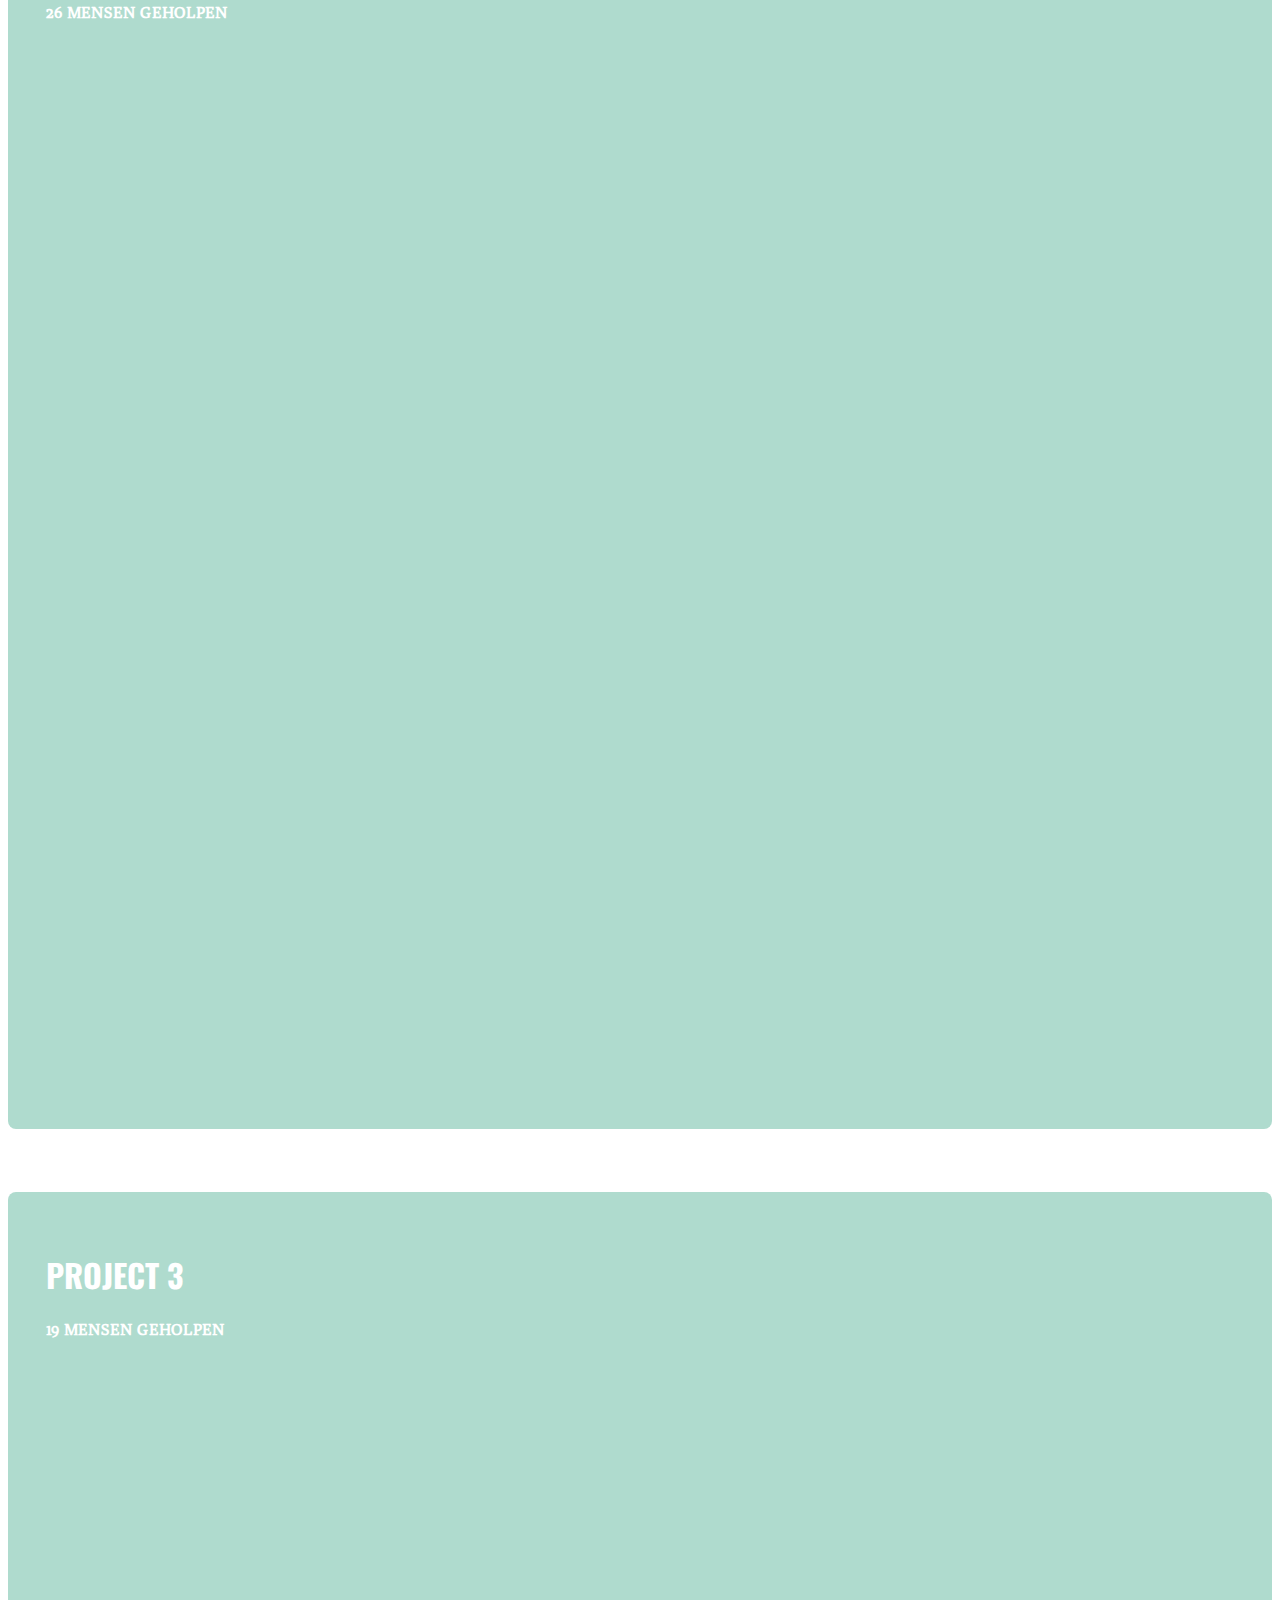
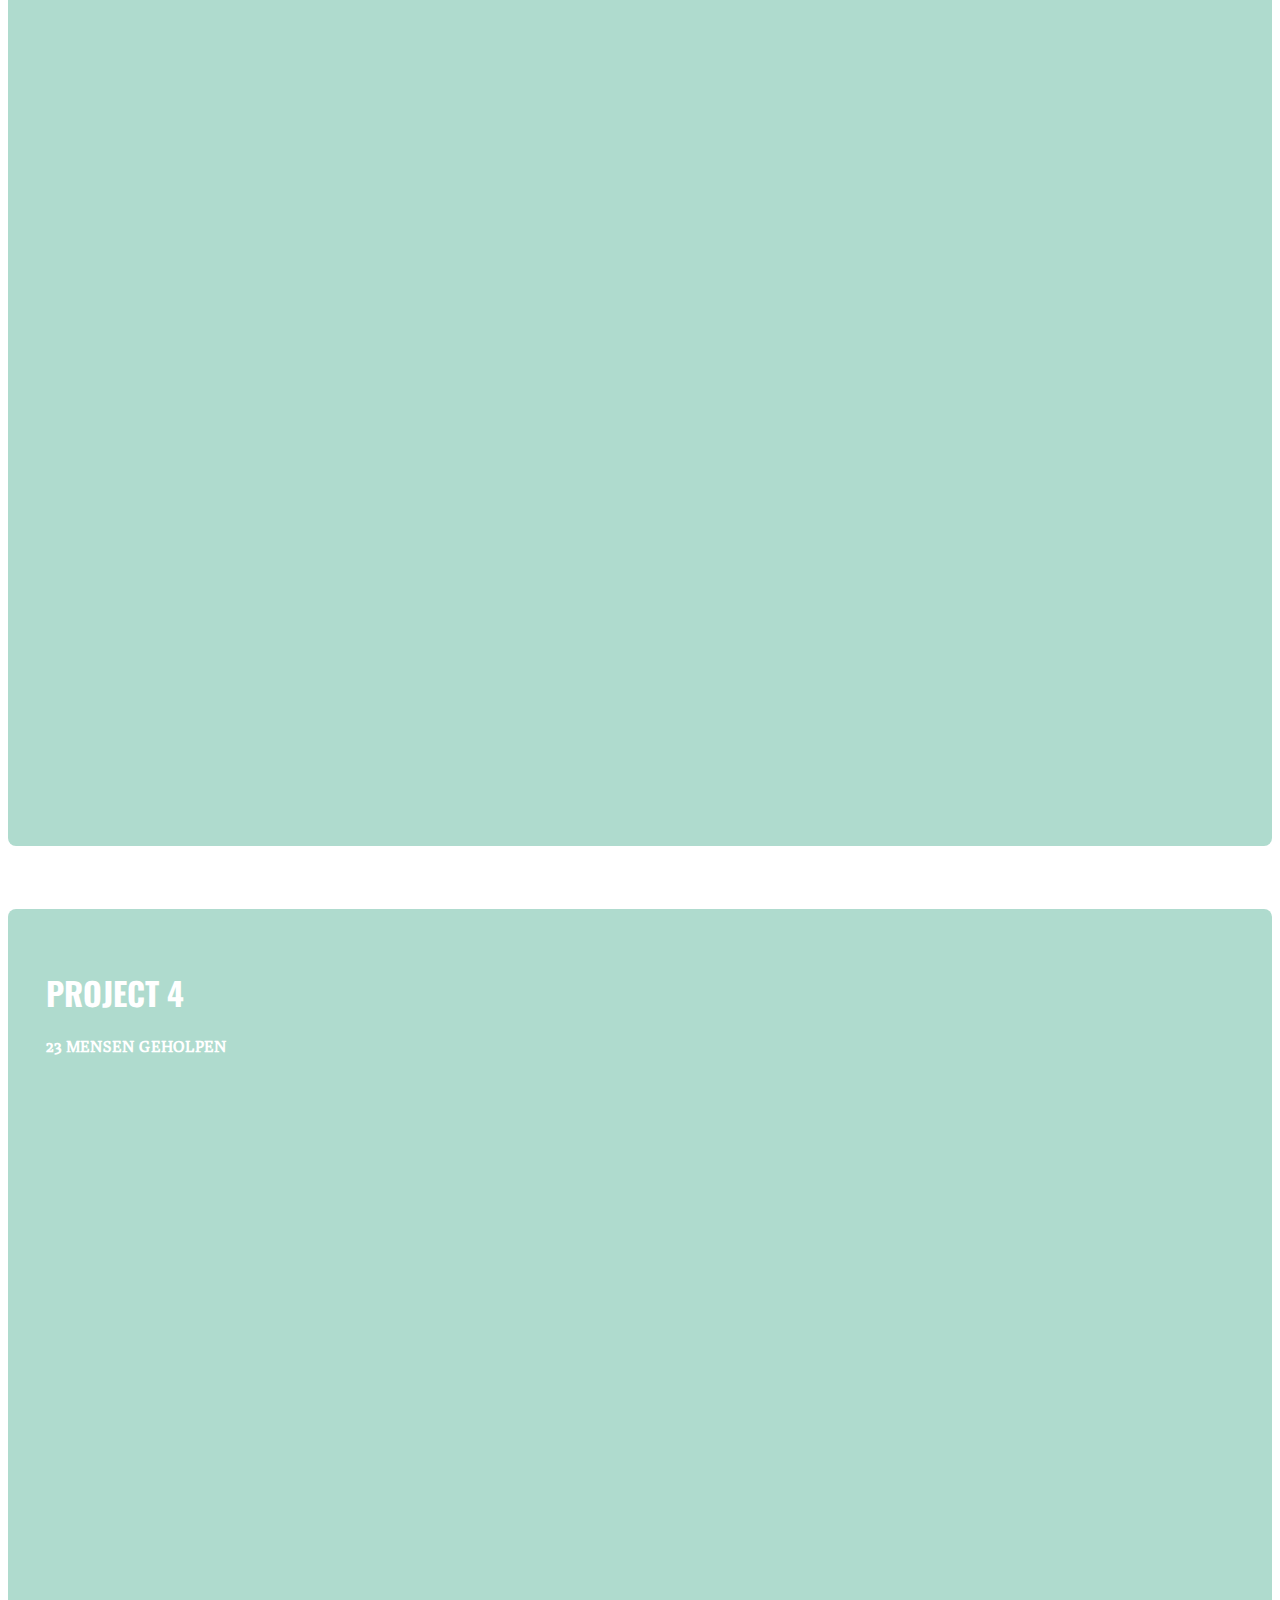
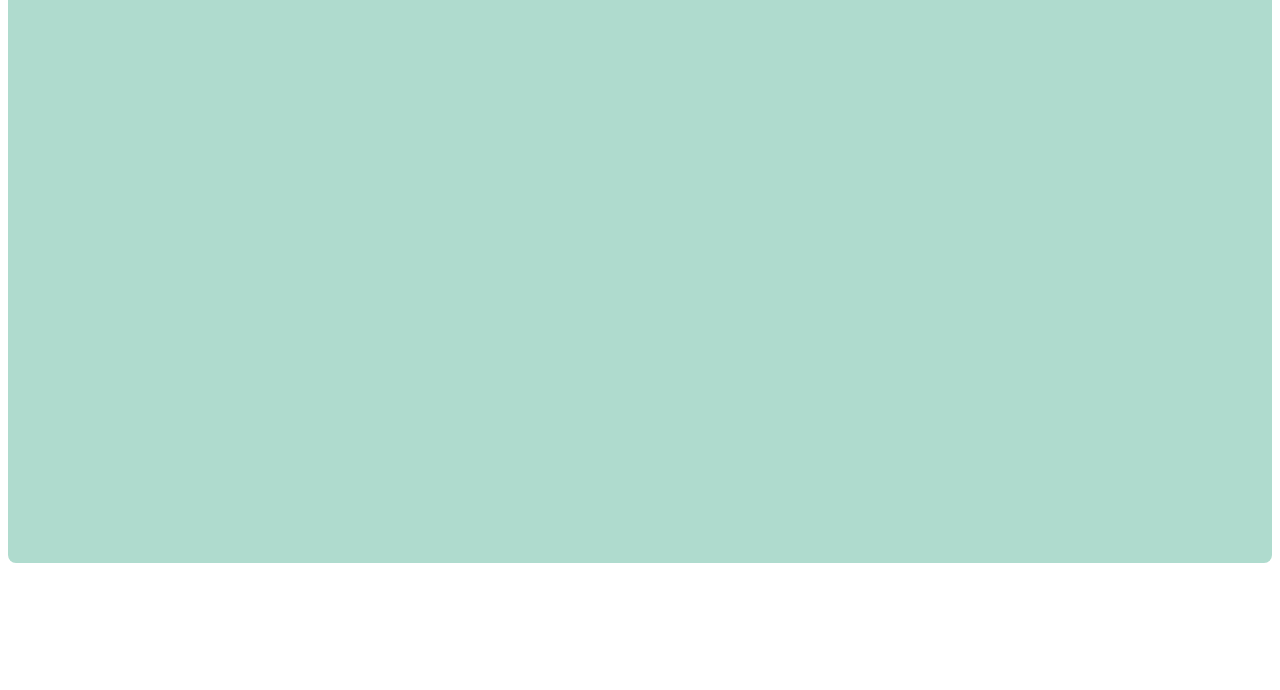
<file: steun.html>
<!DOCTYPE html>
<html lang="en">

<head>
  <!-- Required meta tags -->
  <meta charset="UTF-8">
  <meta name="viewport" content="width=device-width, initial-scale=1.0">
  <meta http-equiv="X-UA-Compatible" content="ie=edge">


  <!-- bootstrap 4 css -->
  <link rel="stylesheet" href="https://stackpath.bootstrapcdn.com/bootstrap/4.1.3/css/bootstrap.min.css" integrity="sha384-MCw98/SFnGE8fJT3GXwEOngsV7Zt27NXFoaoApmYm81iuXoPkFOJwJ8ERdknLPMO"
    crossorigin="anonymous">
  <script src="https://code.jquery.com/jquery-3.3.1.slim.min.js" integrity="sha384-q8i/X+965DzO0rT7abK41JStQIAqVgRVzpbzo5smXKp4YfRvH+8abtTE1Pi6jizo"
    crossorigin="anonymous"></script>
  <script src="https://cdnjs.cloudflare.com/ajax/libs/popper.js/1.14.3/umd/popper.min.js" integrity="sha384-ZMP7rVo3mIykV+2+9J3UJ46jBk0WLaUAdn689aCwoqbBJiSnjAK/l8WvCWPIPm49"
    crossorigin="anonymous"></script>
  <script src="https://stackpath.bootstrapcdn.com/bootstrap/4.1.3/js/bootstrap.min.js" integrity="sha384-ChfqqxuZUCnJSK3+MXmPNIyE6ZbWh2IMqE241rYiqJxyMiZ6OW/JmZQ5stwEULTy"
    crossorigin="anonymous"></script>


  <!-- TYPO -->
  <link href="https://fonts.googleapis.com/css?family=Lato:300,400,700,900|Oswald:400,500,600,700" rel="stylesheet">
  <link href="https://fonts.googleapis.com/css?family=Poly" rel="stylesheet">

  <!-- custom css -->
  <link href="https://fonts.googleapis.com/css?family=Oswald:400,700|Raleway" rel="stylesheet">
  <link href="https://fonts.googleapis.com/css?family=Mali:500" rel="stylesheet">
  <link href="css/style.css" rel="stylesheet" type="text/css">



  <title>Cactaefobie</title>

</head>

<body>

  <nav class="navbar navbar-expand-lg navbar-light bg-light">

    <img class="navbar-brand" src="images/cactus1.png" alt="logo">

    <button class="navbar-toggler" type="button" data-toggle="collapse" data-target="#navbarNavAltMarkup" aria-controls="navbarNavAltMarkup"
      aria-expanded="false" aria-label="Toggle navigation">
      <span class="navbar-toggler-icon"></span>
    </button>
    <div class="collapse navbar-collapse" id="navbarNavAltMarkup">
      <div class="navbar-nav">
        <a class="nav-item nav-link " href="index.html">Home</a>
        <a class="nav-item nav-link" href="wat.html">Wat</a>
        <a class="nav-item nav-link " href="help.html">Hulp</a>
        <a class="nav-item nav-link" href="contact.html">Contact</a>
        <a class="nav-item nav-link active" href="steun.html">Steun <span class="sr-only">(current)</span></a>
      </div>
    </div>
  </nav>


  <div class="container pagina5">
    <div class="row">
      <!-- Titel -->
      <div class="col-md-12">
        <h1 class="h1blauw">
          STEUN ONS
        </h1>
      </div>
    </div>

    <!-- LAADBALK-->

    <div class="row laadbedrag">
      <div class="col-sm-4 offset-sm-2">
        <p>start: €0</p>
      </div>
      <div class="col-sm-3">
        <p>momenteel: €3420</p>
      </div>
      <div class="col-sm-3">
        <p class="center">doel: €5000</p>
      </div>


    </div>
    <div class="row">
      <div class="col-md-8 offset-md-2 progress">
        <div class="progress-bar active" role="progressbar" aria-valuenow="18" aria-valuemin="0" aria-valuemax="100"
          style="width:18%">

        </div>
      </div>
    </div>
    <!--
  <img class="plant" src="images/cactus2.png" alt="cactus2">

-->

    <div class="row card-deck">
      <div class="col-lg-9 card">

        <h1>
          HOE WIJ HELPEN
        </h1>

        <p>
          dolore et, sincia inctem. Ut eataero eseque conseque moditat earum quatur, qui alibus. cipsum volutame
          nonseque ma sanditat recabo. Ut est mostem fugiat la delesci iscimin essum harum quia volupicae libusae con
          etur apedios rescipis nobitia sit mod quiaepe volupicae libusae con etur apedios rescipis nobitia sit mod
          quiaepe iscimin essum harum quia volupicae con etur apedios rescipis nobitia sit mod quiaepe volupicae
          libusae con etur apedios rescipis nobitia sit mod quiaepe
        </p>

        <P class="strong">
          AL 143 MENSEN DONEERDEN

        </P>

        <P class="strong">
          AL 78 MENSEN WERDEN GEHOLPEN
        </p>

      </div>

      <div class="col-lg-3 card">
        <h1>
          DONEER ZELF
        </h1>

        <div class="row card-deck">
          <div class="col-md-6  card geld">
            <a class="geldkaart" href="#">€10</a>
          </div>

          <div class="col-md-6 card geld">
            <a class="geldkaart" href="#">€20</a>
          </div>

        </div>
        <div class="row card-deck">
          <div class="col-md-6 card geld">
            <a class="geldkaart" href="#">€50</a>
          </div>

          <div class="col-md-6  card geld">
            <a class="geldkaart" href="#">€100</a>
          </div>

        </div>

        <div class="row card-deck">
          <div class="col-lg-12 card geld">
            <a class="geldkaart" href="#">STEUN OOK</a>
          </div>

        </div>


      </div>
    </div>



    <div class="row card-deck onder">
      <div class="col-lg-3 card">
        <div class="container">
          <h1>PROJECT 1</h1>
          <h2>10 MENSEN GEHOLPEN</h2>

          <div class="overlay">
            <div class="text">
              Lorem ipsum dolor sit amet, consectetur adipisicing elit. Est dentur? Nonse
              quam eaquias am liqui vent.
            </div>


          </div>
        </div>
      </div>

      <div class="col-lg-3 card">
        <div class="container">
          <h1>PROJECT 2</h1>
          <h2>26 MENSEN GEHOLPEN</h2>

          <div class="overlay">
            <div class="text">
              <p class="inside">
                Lorem ipsum dolor sit amet, onse
                quam eaquias am liqui vent. consectetur adipisicing elit.
              </p>
            </div>
          </div>
        </div>
      </div>

      <div class="col-lg-3 card">
        <div class="container">
          <h1>PROJECT 3</h1>
          <h2>19 MENSEN GEHOLPEN</h2>

          <div class="overlay">
            <div class="text"> onse
              quam eaquias am liqui vent.Lorem ipsum dolor sit amet, consectetur adipisicing elit.</div>
          </div>
        </div>
      </div>

      <div class="col-lg-3 card">
        <div class="container">
          <h1>PROJECT 4</h1>
          <h2>23 MENSEN GEHOLPEN</h2>

          <div class="overlay">
            <div class="text">Lorem ipsum onse
              quam eaquias am liqui vent.dolor sit amet, consectetur adipisicing elit.</div>
          </div>
        </div>
      </div>
    </div>
  </div>


  <footer class="foeter">
    <p class="linkerkant">
      © Lisa Bocarren
    </p>
  </footer>

</body>



</html>
</file>
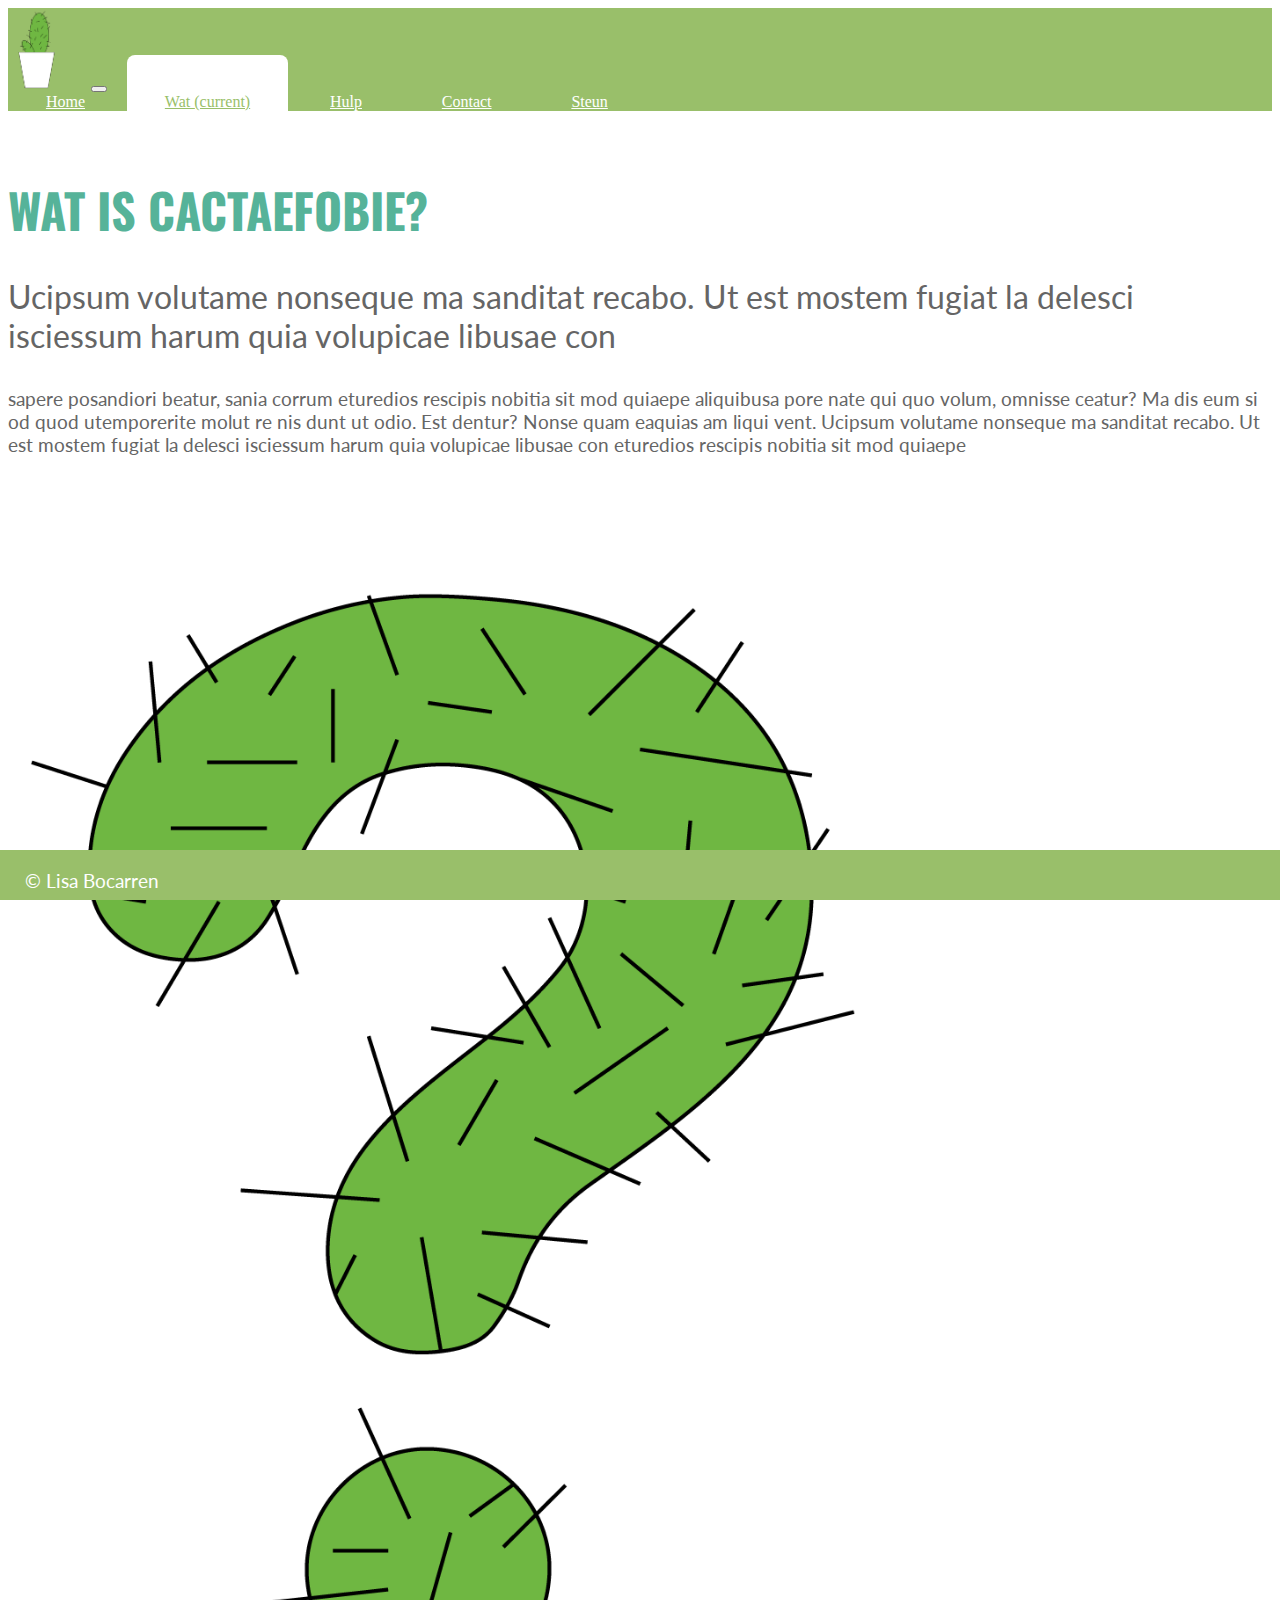
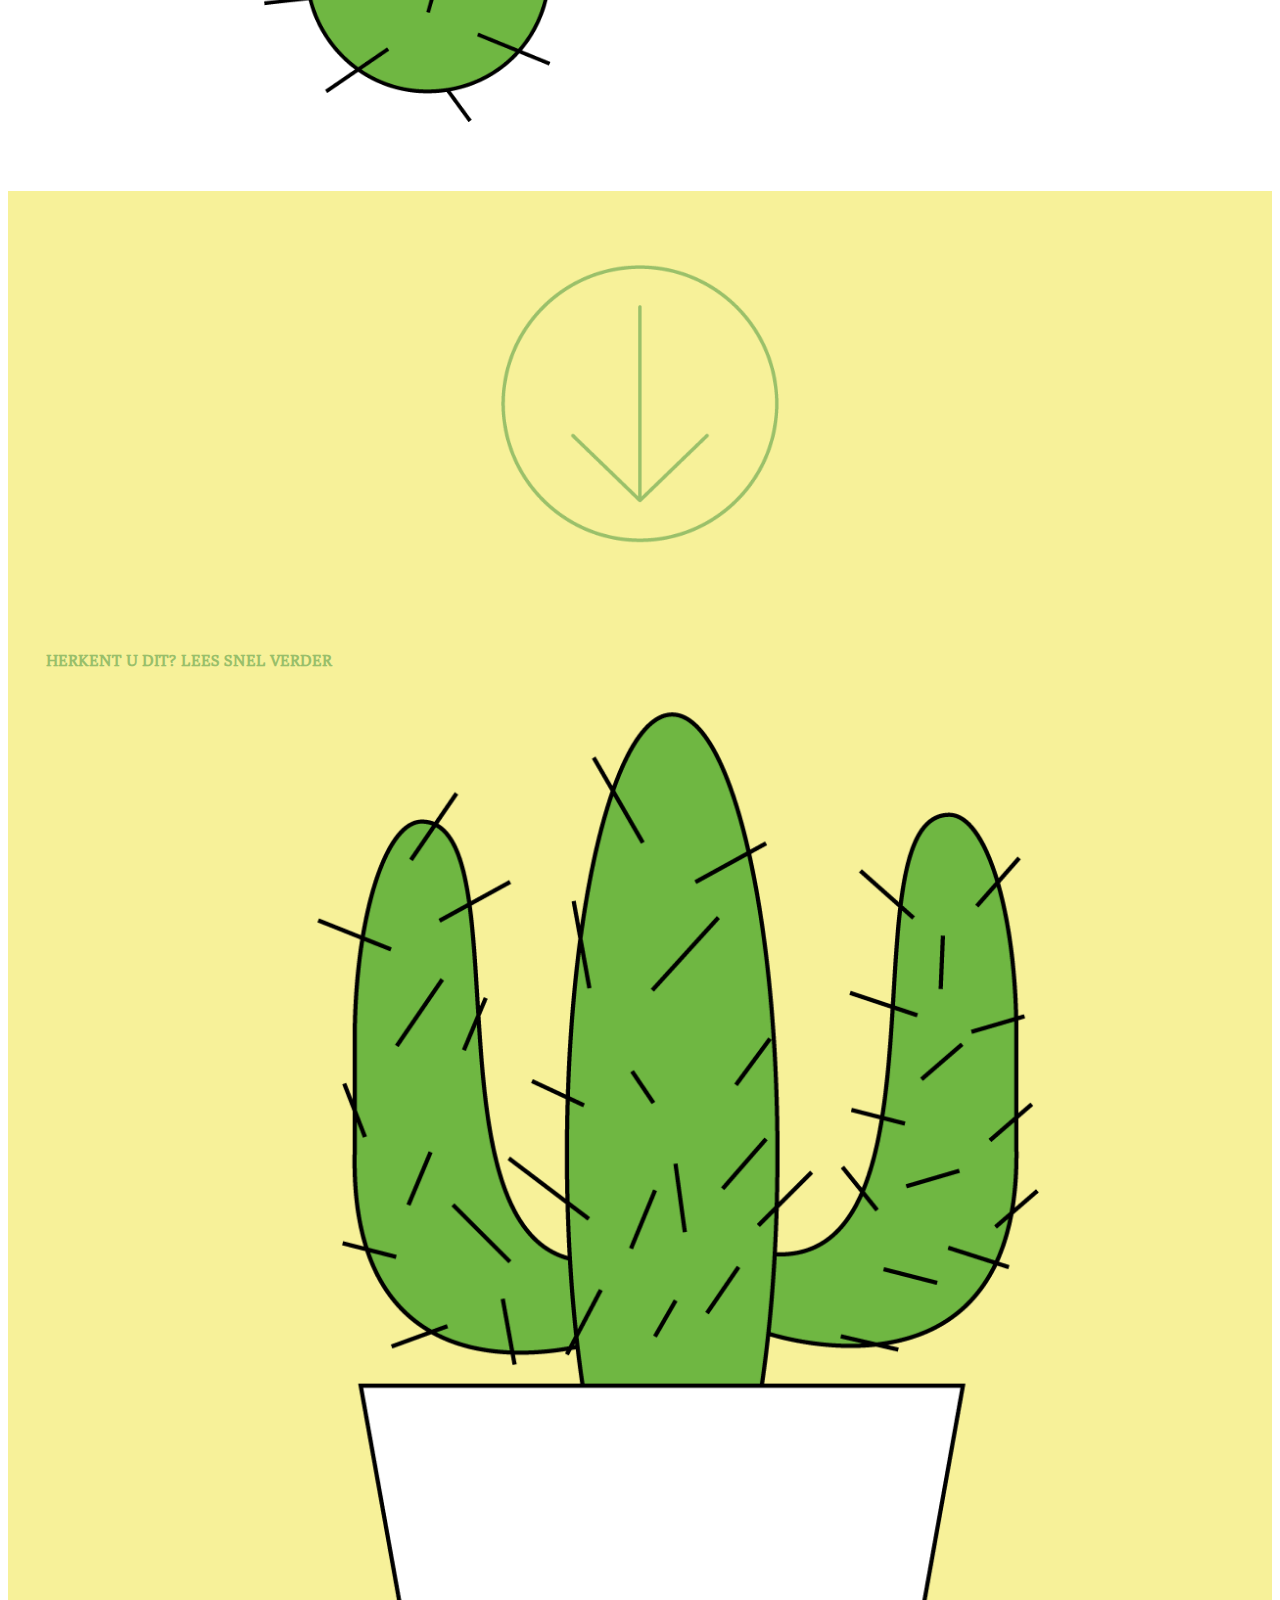
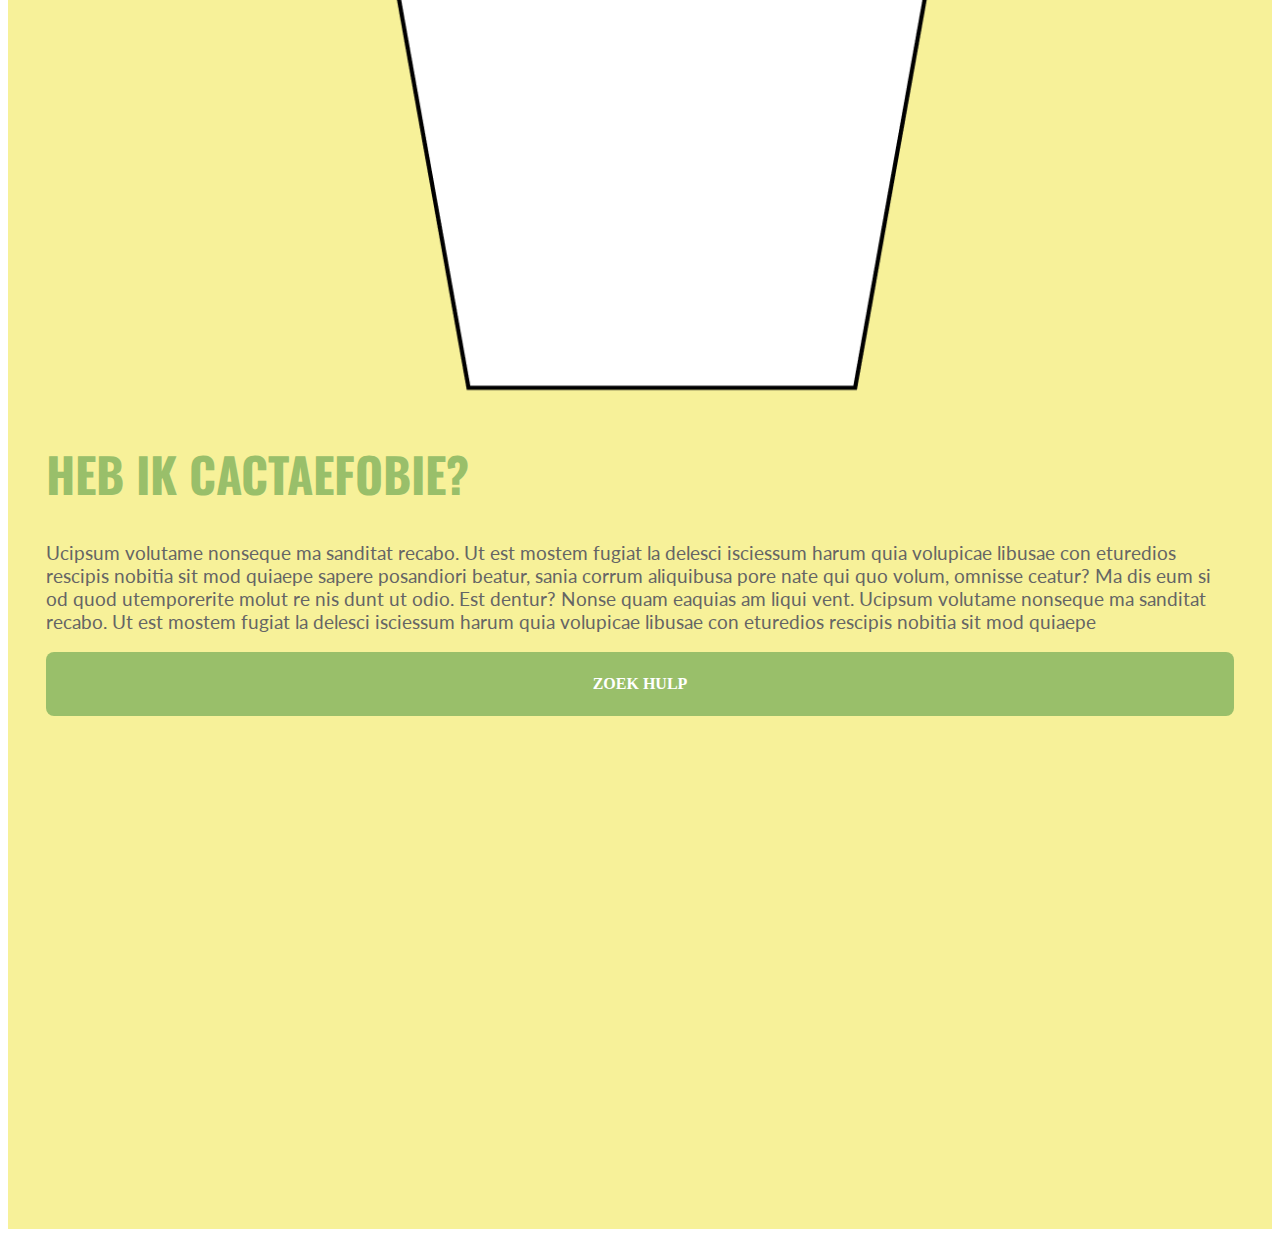
<file: wat.html>
<!DOCTYPE html>
<html lang="en">

<head>
    <!-- Required meta tags -->
    <meta charset="UTF-8">
    <meta name="viewport" content="width=device-width, initial-scale=1.0">
    <meta http-equiv="X-UA-Compatible" content="ie=edge">


    <!-- bootstrap 4 css -->
    <link rel="stylesheet" href="https://stackpath.bootstrapcdn.com/bootstrap/4.1.3/css/bootstrap.min.css" integrity="sha384-MCw98/SFnGE8fJT3GXwEOngsV7Zt27NXFoaoApmYm81iuXoPkFOJwJ8ERdknLPMO"
        crossorigin="anonymous">
    <script src="https://code.jquery.com/jquery-3.3.1.slim.min.js" integrity="sha384-q8i/X+965DzO0rT7abK41JStQIAqVgRVzpbzo5smXKp4YfRvH+8abtTE1Pi6jizo"
        crossorigin="anonymous"></script>
    <script src="https://cdnjs.cloudflare.com/ajax/libs/popper.js/1.14.3/umd/popper.min.js" integrity="sha384-ZMP7rVo3mIykV+2+9J3UJ46jBk0WLaUAdn689aCwoqbBJiSnjAK/l8WvCWPIPm49"
        crossorigin="anonymous"></script>
    <script src="https://stackpath.bootstrapcdn.com/bootstrap/4.1.3/js/bootstrap.min.js" integrity="sha384-ChfqqxuZUCnJSK3+MXmPNIyE6ZbWh2IMqE241rYiqJxyMiZ6OW/JmZQ5stwEULTy"
        crossorigin="anonymous"></script>


    <!-- TYPO -->
    <link href="https://fonts.googleapis.com/css?family=Lato:300,400,700,900|Oswald:400,500,600,700" rel="stylesheet">
    <link href="https://fonts.googleapis.com/css?family=Poly" rel="stylesheet">

    <!-- custom css -->
    <link href="https://fonts.googleapis.com/css?family=Oswald:400,700|Raleway" rel="stylesheet">
    <link href="https://fonts.googleapis.com/css?family=Mali:500" rel="stylesheet">
    <link href="css/style.css" rel="stylesheet" type="text/css">

    <!--animate-->
    <link rel="stylesheet" href="css/animate.min.css">

    <title>Cactaefobie</title>

</head>

<body class="wat-pagina">




    <nav class="navbar navbar-expand-lg navbar-light bg-light">
        <img class="navbar-brand" src="images/cactus1.png" alt="logo">
        <button class="navbar-toggler" type="button" data-toggle="collapse" data-target="#navbarNavAltMarkup"
            aria-controls="navbarNavAltMarkup" aria-expanded="false" aria-label="Toggle navigation">
            <span class="navbar-toggler-icon"></span>
        </button>
        <div class="collapse navbar-collapse" id="navbarNavAltMarkup">
            <div class="navbar-nav">
                <a class="nav-item nav-link " href="index.html">Home</a>
                <a class="nav-item nav-link active" href="wat.html">Wat <span class="sr-only">(current)</span></a>
                <a class="nav-item nav-link" href="help.html">Hulp</a>
                <a class="nav-item nav-link" href="contact.html">Contact</a>
                <a class="nav-item nav-link" href="steun.html">Steun</a>
            </div>
        </div>
    </nav>




    <div class="container pagina2">

        <div class="row watrow">
            <!-- Titel -->

            <div class="col-md-8">
                <h1>
                    WAT IS CACTAEFOBIE?
                </h1>
                <p class="big">
                    Ucipsum volutame nonseque ma sanditat recabo. Ut est mostem fugiat la delesci isciessum harum quia
                    volupicae libusae con 
                </p>
                <p>
                    sapere posandiori beatur, sania corrum eturedios rescipis nobitia sit mod quiaepe
                    aliquibusa pore nate qui quo volum, omnisse ceatur? Ma dis eum si od quod utemporerite
                    molut re nis dunt ut odio. Est dentur? Nonse
                    quam eaquias am liqui vent.

                    Ucipsum volutame nonseque ma sanditat recabo. Ut est mostem fugiat la delesci isciessum harum quia
                    volupicae libusae con eturedios rescipis nobitia sit mod quiaepe


                </p>
            </div>

            <div class="col-md-4">
                <img src="images/vraag.png" class="vraag" alt="vraagtaken">
            </div>



        </div>

        <div class="container-fluid geel">


            <div class="row pijltjegroen">
                <div class="col-md-3 offset-md-4">
                    <img src="images/pijlgroen.png" class="pijlgroen animated bounce infinite" alt="pijlgroen">
                </div>
                <div class="col-md-3">
                    <h2>HERKENT U DIT? LEES SNEL VERDER</h2>
                </div>
            </div>

            <div class="row hebik">

                <div class="col-md-4">
                    <img src="images/cactus3.png" class="cactuswat" alt="cactus2">
                </div>
                <div class="col-md-8">

                    <h1>
                        HEB IK CACTAEFOBIE?
                    </h1>
                    <p>
                        Ucipsum volutame nonseque ma sanditat recabo. Ut est mostem fugiat la delesci isciessum
                        harum
                        quia volupicae libusae con eturedios rescipis nobitia sit mod quiaepe

                        sapere posandiori beatur, sania corrum
                        aliquibusa pore nate qui quo volum, omnisse ceatur? Ma dis eum si od quod utemporerite
                        molut re nis dunt ut odio. Est dentur? Nonse
                        quam eaquias am liqui vent.

                        Ucipsum volutame nonseque ma sanditat recabo. Ut est mostem fugiat la delesci isciessum
                        harum
                        quia volupicae libusae con eturedios rescipis nobitia sit mod quiaepe
                    </p>
                </div>
            </div>

            <div class="row buttonwat">
                <div class="col-md-3 offset-md-9">
                    <a class="bttn" href="help.html">ZOEK HULP</a>
                </div>

            </div>

        </div>

        <footer class="foeter">
            <p class="linkerkant">
                © Lisa Bocarren
            </p>
        </footer>



</body>



</html>
</file>
<file: css/style.css>
body {
  position: relative;
  min-height: 100%;
}

/*TYPO*/
p {
  font-family: 'Lato', sans-serif;
  font-size: 1.2em;
}

@media only screen and (max-width: 767px) {
  p {
    font-size: 1em;
  }
}

h1 {
  font-family: 'Oswald', sans-serif;
  font-size: 3em;
}

@media only screen and (max-width: 767px) {
  h1 {
    font-size: 2em;
  }
}

h2 {
  font-family: 'Poly', serif;
  font-size: 2em;
}

@media only screen and (max-width: 767px) {
  h2 {
    font-size: 1.5em;
  }
}

/*NAVBAR*/
nav {
  margin-bottom: 5%;
}

nav .navbar .navbar-expand-lg .navbar-light .bg-light {
  background-color: #99BF6A;
}

.navbar-light .navbar-nav .nav-link {
  color: #ffffff;
  padding: 3%;
}

.navbar-light .navbar-nav .nav-link:focus,
.navbar-light .navbar-nav .nav-link:hover {
  color: #56B399;
}

.navbar-brand {
  display: inline-block;
  margin-bottom: 0;
  margin-right: 1rem;
  font-size: 1.25rem;
  line-height: inherit;
  white-space: nowrap;
}

/*ACTIVE*/
.navbar-light .navbar-nav .active > .nav-link,
.navbar-light .navbar-nav .nav-link.active,
.navbar-light .navbar-nav .nav-link.show,
.navbar-light .navbar-nav .show > .nav-link {
  color: #99BF6A;
  background-color: white;
  border-radius: 8px;
  padding: 3%;
}

.bg-light {
  background-color: #99BF6A !important;
}

nav img {
  width: 5%;
}

@media only screen and (max-width: 767px) {
  nav img {
    width: 10%;
    height: 10%;
  }
}

/*
HOMEPAGE*/
.homepage {
  background-color: #99BF6A;
  margin-top: 15%;
}

.homepage .titelrij {
  display: block;
  text-align: center;
  margin-bottom: 2em;
}

.homepage .titelrij h1 {
  color: white;
  font-size: 5em;
}

@media only screen and (max-width: 767px) {
  .homepage .titelrij h1 {
    font-size: 4em;
  }
}

.homepage .titelrij h2 {
  color: white;
}

.homepage .cactusrij {
  margin-bottom: 10%;
}

.homepage .cactusrij img {
  display: block;
  width: 100%;
  height: auto;
  margin-bottom: 10%;
  /* Extra small devices (phones, 600px and down) */
}

@media only screen and (max-width: 767px) {
  .homepage .cactusrij img {
    width: 30%;
    margin: auto;
  }
}

.homepage .cactusrij .bttn {
  border-radius: 8px;
  border: 2px solid white;
  width: 80%;
  display: block;
  text-align: center;
  color: white;
  padding: 3%;
  font-weight: 600;
  margin: auto;
  margin-top: 2em;
  text-decoration: none;
}

@media only screen and (max-width: 600px) {
  .homepage .cactusrij .bttn {
    width: 30%;
  }
}

.homepage .cactusrij a:hover {
  background-color: #56B399;
  color: white;
}

/*WAT-PAGINA*/
.pagina2 {
  color: #656565;
}

@media only screen and (max-width: 767px) {
  .pagina2 {
    width: 80%;
    margin-top: 10%;
  }
}

.pagina2 .watrow {
  margin-bottom: 5%;
}

.pagina2 .watrow h1 {
  color: #56B399;
}

.pagina2 .watrow .big {
  font-size: 2em;
}

@media only screen and (max-width: 767px) {
  .pagina2 .watrow .big {
    font-size: 1em;
  }
}

.pagina2 .watrow .vraag {
  display: block;
  width: 70%;
}

@media only screen and (max-width: 767px) {
  .pagina2 .watrow .vraag {
    width: 30%;
    margin: auto;
  }
}

.pagina2 .geel {
  background-color: #F7F199;
  padding: 3%;
}

.pagina2 .geel h1 {
  color: #99BF6A;
}

.pagina2 .geel .bttn {
  color: white;
  display: block;
  line-height: 64px;
  text-align: center;
  font-weight: 800;
  background-color: #99BF6A;
  margin-top: 1em;
  border-radius: 8px;
  text-decoration: none;
  margin-bottom: 40%;
}

.pagina2 .geel .bttn:hover {
  background-color: #56B399;
  cursor: pointer;
}

.pagina2 .geel .pijltjegroen {
  margin-top: 5%;
  margin-bottom: 7%;
}

@media only screen and (max-width: 767px) {
  .pagina2 .geel .pijltjegroen {
    margin-bottom: 15%;
  }
}

.pagina2 .geel .pijltjegroen h2 {
  font-size: 1em;
  color: #99BF6A;
}

@media only screen and (max-width: 767px) {
  .pagina2 .geel .pijltjegroen h2 {
    display: block;
    text-align: center;
  }
}

.pagina2 .geel .pijltjegroen .pijlgroen {
  display: block;
  width: 40%;
  height: auto;
  margin: auto;
  margin-top: -10%;
}

@media only screen and (max-width: 767px) {
  .pagina2 .geel .pijltjegroen .pijlgroen {
    width: 20%;
    height: auto;
    margin-top: 5%;
  }
}

.pagina2 .geel .cactuswat {
  display: block;
  width: 90%;
  margin: auto;
  margin-top: -10%;
}

@media only screen and (max-width: 767px) {
  .pagina2 .geel .cactuswat {
    width: 20%;
    float: left;
  }
}

/*HELP-PAGINA*/
@media only screen and (max-width: 767px) {
  .pagina3 {
    width: 80%;
    margin-top: 10%;
  }
}

.pagina3 .h1blauw {
  color: #56B399;
}

.pagina3 .big {
  font-size: 2em;
}

@media only screen and (max-width: 767px) {
  .pagina3 .big {
    font-size: 1em;
  }
}

.pagina3 .band {
  display: block;
  width: 80%;
  height: auto;
  margin-bottom: 15%;
}

@media only screen and (max-width: 767px) {
  .pagina3 .band {
    width: 30%;
    float: right;
    margin-bottom: 5%;
  }
}

.pagina3 .blauw {
  background-color: #AFDBCE;
  color: white;
  padding: 4%;
}

.pagina3 .blauw .pijltjeblauw {
  margin-top: 5%;
  margin-bottom: 7%;
}

@media only screen and (max-width: 767px) {
  .pagina3 .blauw .pijltjeblauw {
    margin-bottom: 15%;
  }
}

.pagina3 .blauw .pijltjeblauw h2 {
  font-size: 1em;
}

@media only screen and (max-width: 767px) {
  .pagina3 .blauw .pijltjeblauw h2 {
    display: block;
    text-align: center;
  }
}

.pagina3 .blauw .pijltjeblauw .pijlblauw {
  display: block;
  width: 40%;
  height: auto;
  margin: auto;
  margin-bottom: 5%;
  margin-top: -10%;
}

@media only screen and (max-width: 767px) {
  .pagina3 .blauw .pijltjeblauw .pijlblauw {
    width: 20%;
    height: auto;
    margin-top: 5%;
  }
}

.pagina3 .girl {
  display: block;
  width: 110%;
  margin: auto;
  margin-top: -10%;
}

.pagina3 .bttn {
  color: white;
  display: block;
  line-height: 64px;
  text-align: center;
  font-weight: 800;
  background-color: #99BF6A;
  margin-top: 1em;
  border-radius: 8px;
  margin-bottom: 40%;
  text-decoration: none;
}

.pagina3 .bttn:hover {
  background-color: #56B399;
  cursor: pointer;
}

/*CONTACT-PAGINA*/
@media only screen and (max-width: 767px) {
  .pagina4 {
    width: 80%;
    margin-top: 10%;
  }
}

.pagina4 h1 {
  color: #56B399;
}

.pagina4 p {
  margin-bottom: 0%;
}

.pagina4 .overons {
  margin-bottom: 10%;
}

.pagina4 .overons .strong {
  font-weight: 600;
  color: #99BF6A;
  margin-top: 8%;
}

.pagina4 .form-group {
  margin-bottom: 10%;
  /* WebKit, Blink, Edge */
  /* Mozilla Firefox 4 to 18 */
  /* Mozilla Firefox 19+ */
  /* Internet Explorer 10-11 */
}

.pagina4 .form-group .form-control {
  margin: 2%;
  margin-bottom: 3%;
}

.pagina4 .form-group .form-control::-webkit-input-placeholder {
  color: #56B399;
  font-family: 'Poly', serif;
  font-weight: 400;
}

.pagina4 .form-group .form-control:-moz-placeholder {
  color: #AFDBCE;
  font-family: 'Poly', serif;
  font-weight: 400;
}

.pagina4 .form-group .form-control::-moz-placeholder {
  color: #AFDBCE;
  font-family: 'Poly', serif;
  font-weight: 400;
}

.pagina4 .form-group .form-control:-ms-input-placeholder {
  color: #AFDBCE;
  font-family: 'Poly', serif;
  font-weight: 400;
}

.pagina4 .form-group .form-control::-ms-input-placeholder {
  color: #AFDBCE;
  font-family: 'Poly', serif;
  font-weight: 400;
}

.pagina4 .form-group .bttn {
  text-decoration: none;
  color: #56B399;
  display: block;
  line-height: 64px;
  text-align: center;
  text-transform: uppercase;
  font-weight: 600;
  width: 40%;
  margin-top: 2em;
  border-radius: 8px;
  -webkit-transition: all 1s;
  transition: all 1s;
  margin-bottom: 10%;
  border: solid #56B399;
  margin-left: 3%;
}

.pagina4 .form-group .bttn:hover {
  background-color: #56B399;
  color: #ffffff;
  cursor: pointer;
}

/*STEUN-PAGINA*/
@media only screen and (max-width: 767px) {
  .pagina5 {
    margin-top: 10%;
  }
}

.pagina5 .h1blauw {
  color: #56B399;
  display: block;
  text-align: center;
  margin-bottom: 2em;
}

.pagina5 .laadbedrag {
  margin-right: 5%;
}

@media only screen and (max-width: 575px) {
  .pagina5 .laadbedrag {
    width: 60%;
    margin-left: 10%;
  }
}

.pagina5 .laadbedrag p {
  font-size: 1em;
  color: #56B399;
}

.pagina5 .laadbedrag .center {
  display: block;
  text-align: center;
}

@media only screen and (max-width: 575px) {
  .pagina5 .laadbedrag .center {
    text-align: left;
  }
}

.pagina5 .progress {
  display: -webkit-box;
  display: -ms-flexbox;
  display: flex;
  width: 50%;
  margin-top: 1em;
  margin-bottom: 1em;
  background-color: #b3b1b1;
  border-radius: 8px;
}

@media only screen and (max-width: 767px) {
  .pagina5 .progress {
    width: 60%;
    margin-left: 7em;
  }
}

.pagina5 .progress .progress-bar {
  background-color: #56B399;
  border-radius: 8px;
  margin-left: -10%;
  padding-left: 70%;
}

.pagina5 .card {
  background-color: #AFDBCE;
  color: white;
  border: none;
  /* margin: 5%;*/
  padding: 3%;
  border-radius: 8px;
  margin-top: 5%;
}

@media only screen and (max-width: 767px) {
  .pagina5 .card {
    width: 80%;
    margin: auto;
    margin-top: 10%;
  }
}

.pagina5 .card h1 {
  font-size: 2em;
}

.pagina5 .card h2 {
  font-size: 1em;
}

.pagina5 .card .strong {
  font-weight: 600;
  color: #56B399;
  margin-top: 2%;
}

.pagina5 .card .inside {
  font-size: 1em;
}

.pagina5 .card .geld {
  border: 2px solid white;
  text-align: center;
  padding: 3%;
  margin-top: 2em;
}

.pagina5 .card .geld a {
  text-decoration: none;
  color: white;
}

.pagina5 .card .geld a:hover {
  color: #99BF6A;
  font-weight: 600;
}

.pagina5 .card .container:hover .overlay {
  opacity: 1;
}

.pagina5 .card .text {
  color: white;
  font-size: 1em;
  position: absolute;
  top: 50%;
  left: 50%;
  -webkit-transform: translate(-50%, -50%);
  transform: translate(-50%, -50%);
  text-align: center;
}

.pagina5 .card .container {
  padding-right: 0;
  margin-bottom: 90%;
}

.pagina5 .card p {
  margin: 0%;
}

.pagina5 .card .overlay {
  position: absolute;
  top: 0;
  bottom: 0;
  left: 0;
  right: 0;
  height: 100%;
  width: 100%;
  opacity: 0;
  -webkit-transition: .5s ease;
  transition: .5s ease;
  background-color: #99BF6A;
  border-radius: 8px;
}

.pagina5 .onder {
  margin-bottom: 10%;
}

footer.foeter {
  position: fixed;
  -ms-flex-pack: justify;
  -webkit-box-pack: justify;
          justify-content: space-between;
  padding: 0 25px;
  bottom: 0px;
  width: 100%;
  height: 50px;
  background-color: #99BF6A;
  left: 0px;
  right: 0px;
  padding-bottom: 10px 0;
  color: white;
}
/*# sourceMappingURL=style.css.map */
</file>
